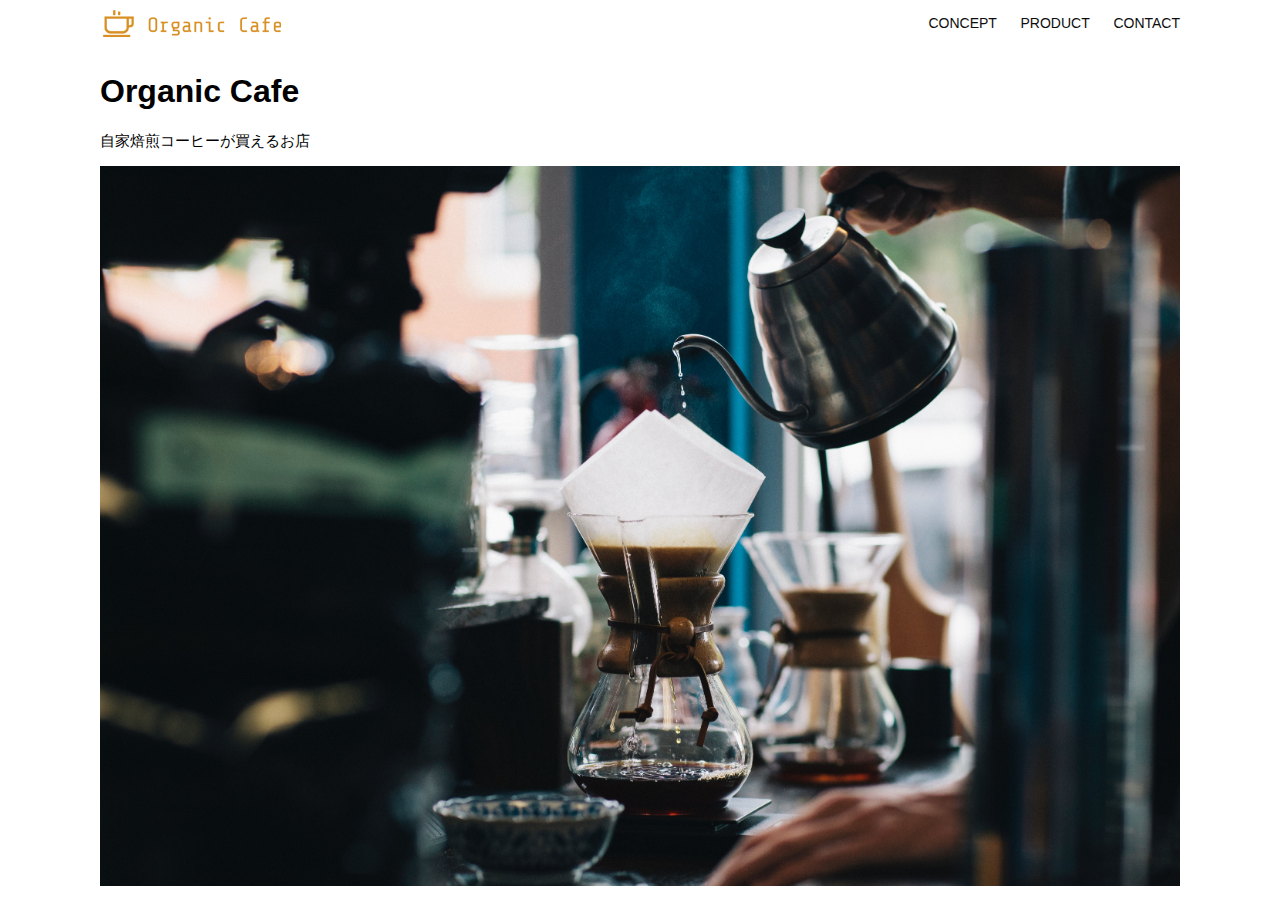
<file: html-css-kadai_013/index.html>
<!DOCTYPE html>
<html>
  <head>
    <title>Organic Cafe</title>
    <meta charset="UTF-8" />
    <meta name="description" content="自家焙煎のコーヒーがお家で楽しめるOrganic Cafe"/>
    <meta name="viewport" content="width=device-width, initial-scale=1.0" />
    <link rel="stylesheet" href="style.css" />
  </head>
  <body>
    <!-- ヘッダー -->
    <header>
      <!-- ロゴ -->
      <a href="index.html" id="logo"><img src="images/logo.png" alt="トップページに戻る"/></a>

      <!-- PC用ナビゲーション -->
      <nav id="nav-pc">
        <a href="index.html#concept">CONCEPT</a>
        <a href="index.html#product">PRODUCT</a>
        <a href="index.html#contact">CONTACT</a>
      </nav>
    </header>

    <main>
      <article>
        <!-- メインビジュアル -->
        <section id="main-visual">
          <div id="main-message">
            <h1>Organic Cafe</h1>
            <p>自家焙煎コーヒーが買えるお店</p>
          </div>
          <img src="images/main-image.jpg" alt="コーヒーをハンドドリップで淹れる画像"/>
        </section>
      </article>
    </main>
  </body>

       <!-- スマホ用メニューボタン -->
       <img id="menu-sp" src="images/button-menu.png" alt="ナビゲーションを開く" onclick="document.getElementById('nav-sp').style.display = 'block'">
       
       <!-- スマホ用ナビゲーション -->
       <div id="nav-sp">
         <button id="close" onclick="document.getElementById('nav-sp').style.display = 'none'">
           <img src="images/button-close.png" alt="ナビゲーションを閉じる">
         </button>
         <nav>
           <ul>
             <li>
               <a id="logo-sp" href="index.html" onclick="document.getElementById('nav-sp').style.display = 'none'"><img src="images/logo-sp.png" alt="トップページに戻る"></a>
             </li>
             <li><a class="menu" href="index.html#concept" onclick="document.getElementById('nav-sp').style.display = 'none'">CONCEPT</a></li>
             <li><a class="menu" href="index.html#product" onclick="document.getElementById('nav-sp').style.display = 'none'">PRODUCT</a></li>
             <li><a class="menu" href="index.html#contact" onclick="document.getElementById('nav-sp').style.display = 'none'">CONTACT</a></li>
           </ul>
         </nav>

  </body>

</html>
</file>
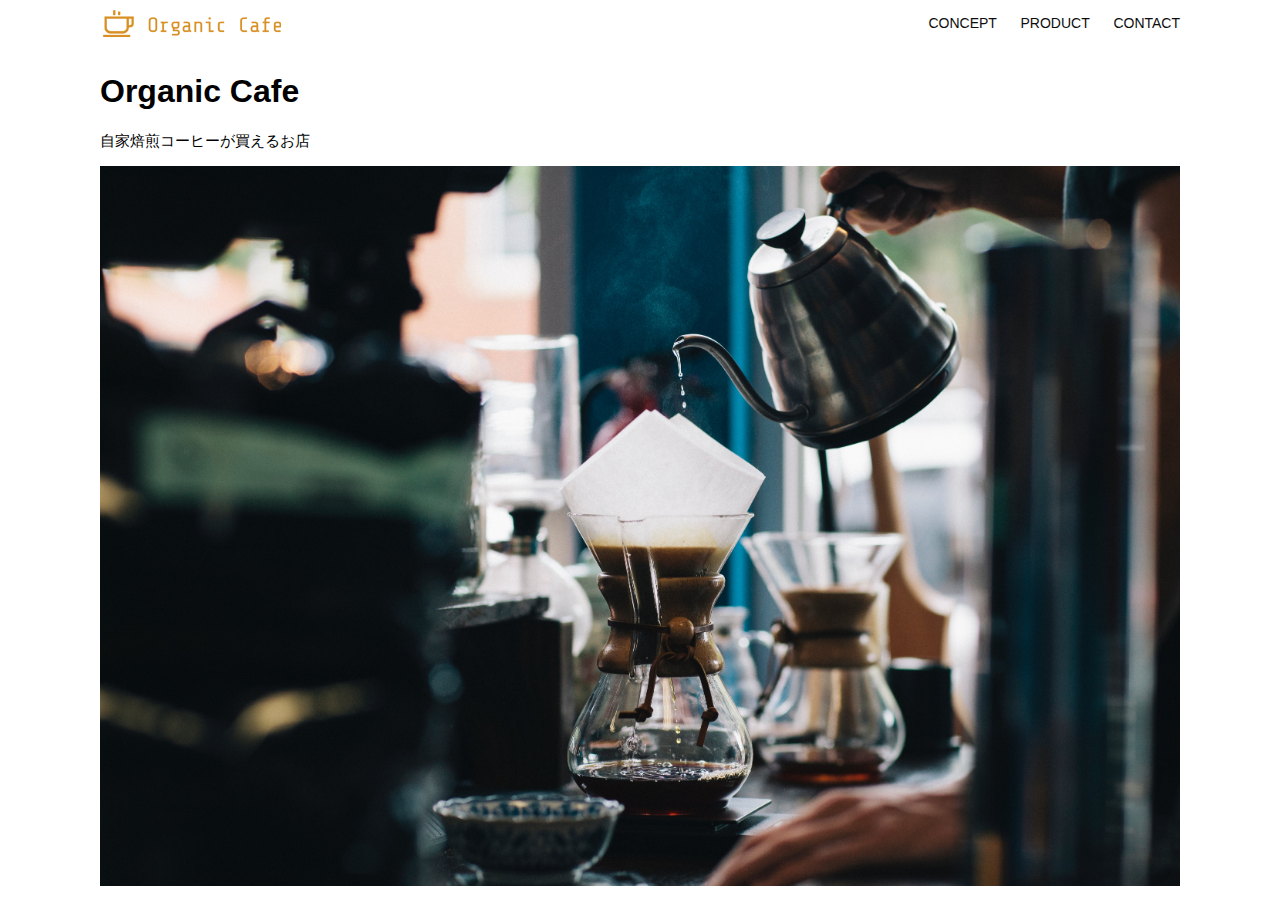
<file: kadai_013/index.html>
<!DOCTYPE html>
<html>
  <head>
    <title>Organic Cafe</title>
    <meta charset="UTF-8" />
    <meta name="description" content="自家焙煎のコーヒーがお家で楽しめるOrganic Cafe"/>
    <meta name="viewport" content="width=device-width, initial-scale=1.0" />
    <link rel="stylesheet" href="style.css" />
  </head>
  <body>
    <!-- ヘッダー -->
    <header>
      <!-- ロゴ -->
      <a href="index.html" id="logo"><img src="images/logo.png" alt="トップページに戻る"/></a>

      <!-- PC用ナビゲーション -->
      <nav id="nav-pc">
        <a href="index.html#concept">CONCEPT</a>
        <a href="index.html#product">PRODUCT</a>
        <a href="index.html#contact">CONTACT</a>
      </nav>
    </header>

    <main>
      <article>
        <!-- メインビジュアル -->
        <section id="main-visual">
          <div id="main-message">
            <h1>Organic Cafe</h1>
            <p>自家焙煎コーヒーが買えるお店</p>
          </div>
          <img src="images/main-image.jpg" alt="コーヒーをハンドドリップで淹れる画像"/>
        </section>
      </article>
    </main>

          <!-- スマホ用メニューボタン -->
    <img id="menu-sp" src="images/button-menu.png" alt="ナビゲーションを開く" onclick="document.getElementById('nav-sp').style.display = 'block'">

     <!-- スマホ用ナビゲーション -->
     <nav id="nav-sp">
       <ul>
         <li>
           <img id="close" src="images/button-close.png" alt="ナビゲーションを閉じる" onclick="document.getElementById('nav-sp').style.display = 'none'">
         </li>
         <li>
           <a id="logo-sp" href="index.html" onclick="document.getElementById('nav-sp').style.display = 'none'">
             <img src="images/logo-sp.png" alt="トップページに戻る">
           </a>
         </li>
         <li>
           <a class="menu" href="index.html#concept" onclick="document.getElementById('nav-sp').style.display = 'none'">CONCEPT</a>
         </li>
         <li>
           <a class="menu" href="index.html#product" onclick="document.getElementById('nav-sp').style.display = 'none'">PRODUCT</a>
         </li>
         <li><a class="menu" href="index.html#contact" onclick="document.getElementById('nav-sp').style.display = 'none'">CONTACT</a>
         </li>
       </ul>
     </nav>

  </body>

</html>
</file>
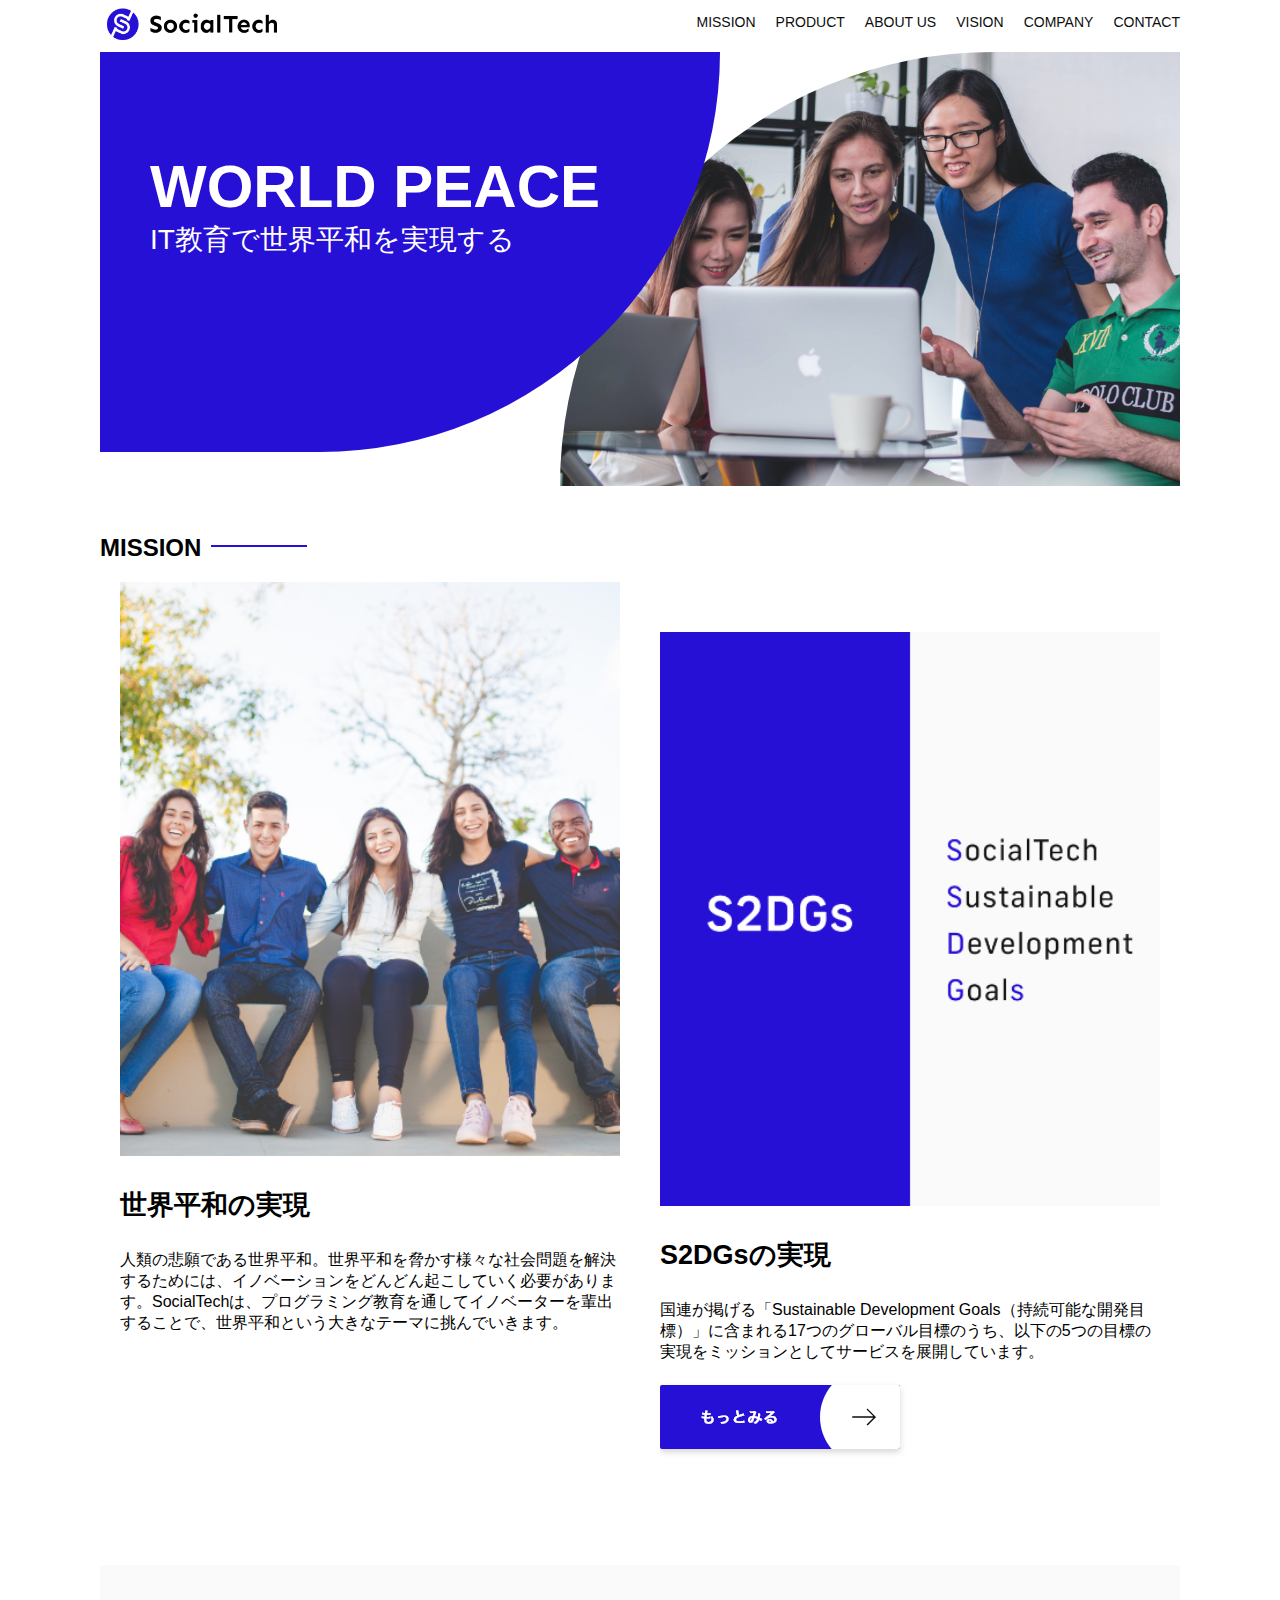
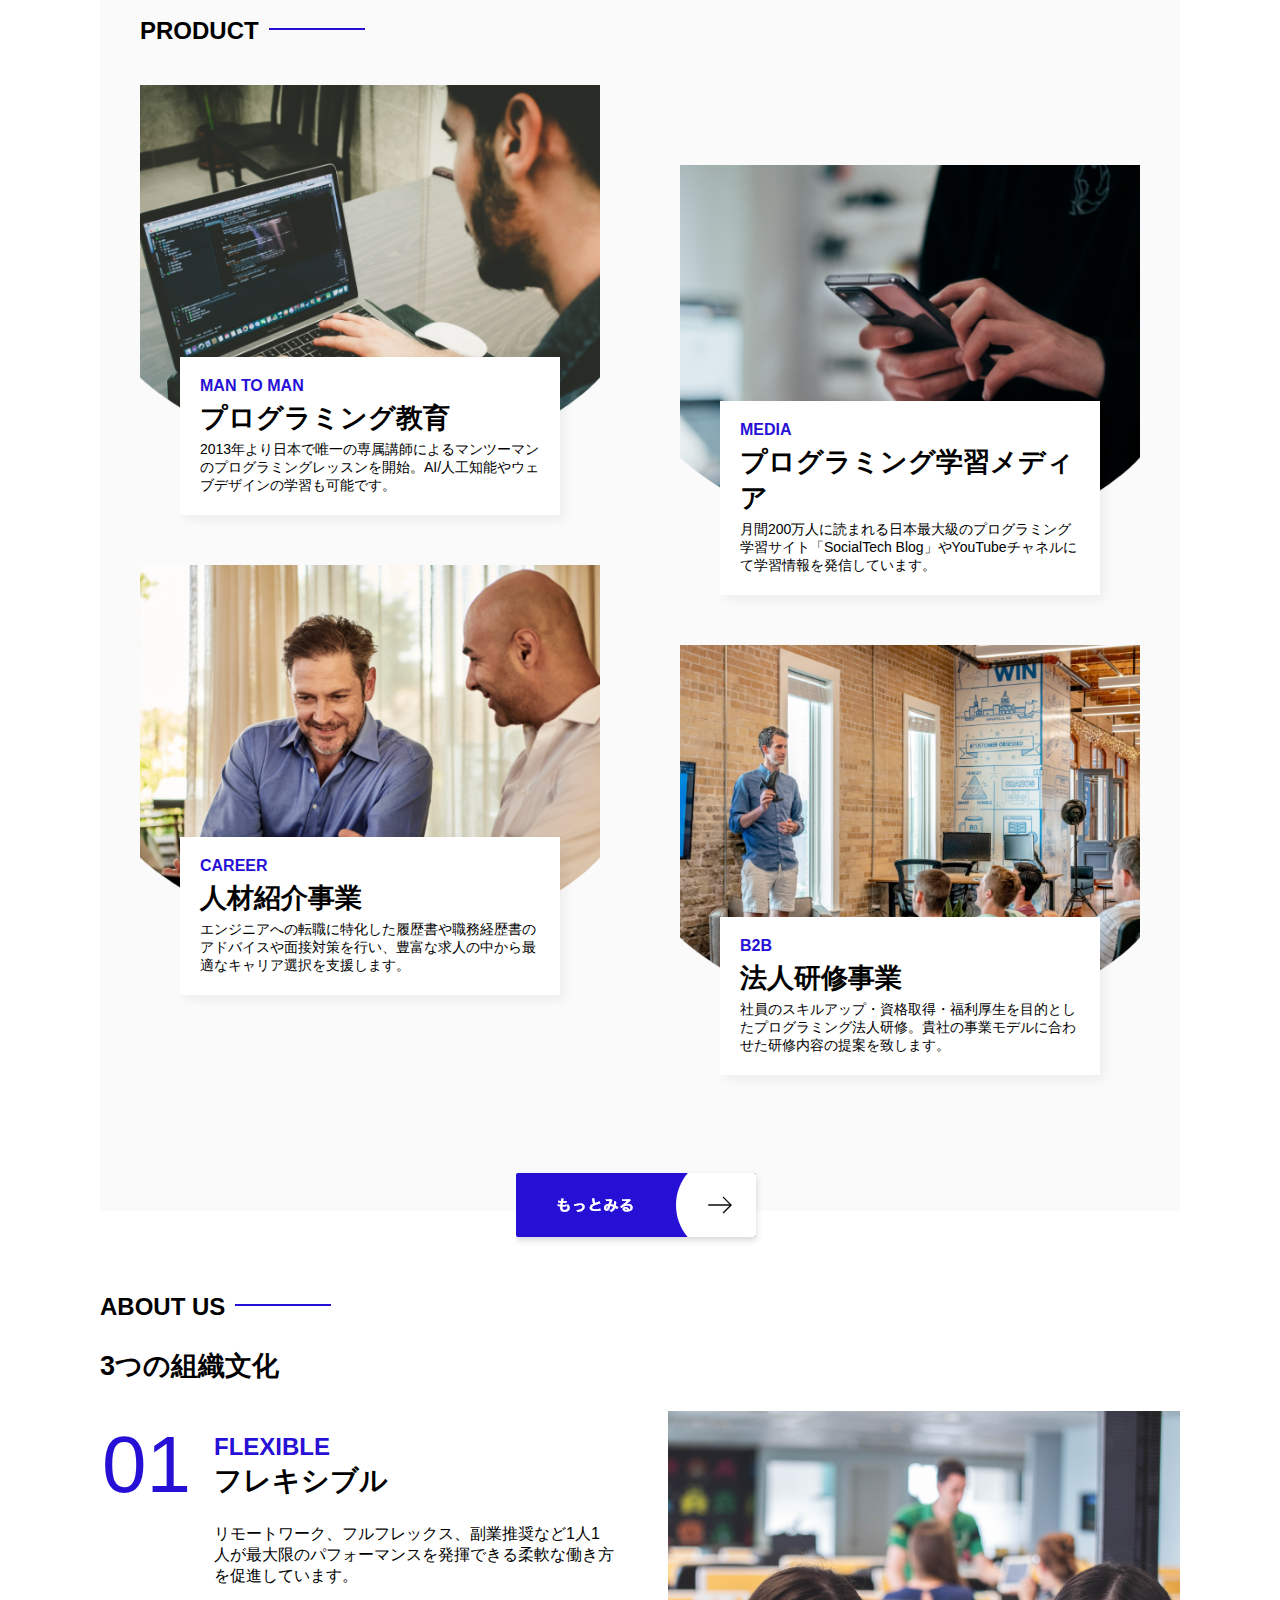
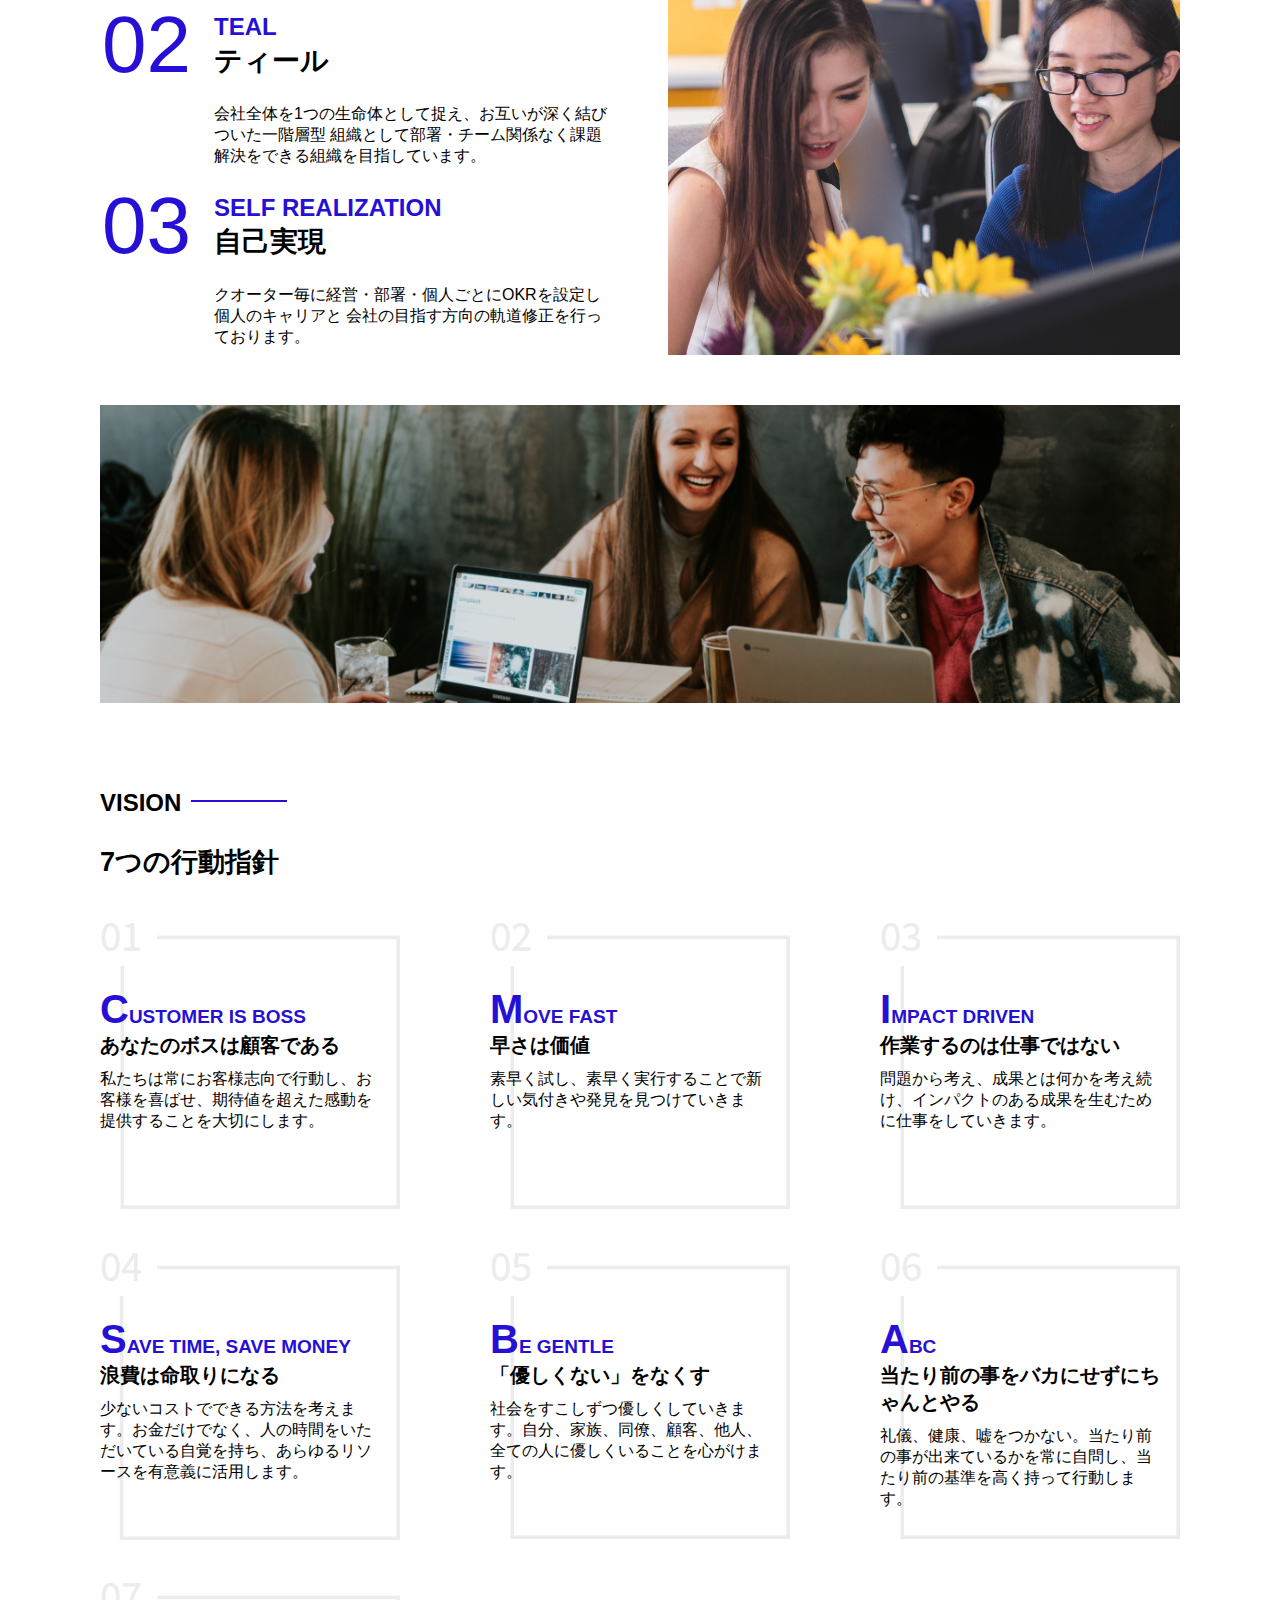
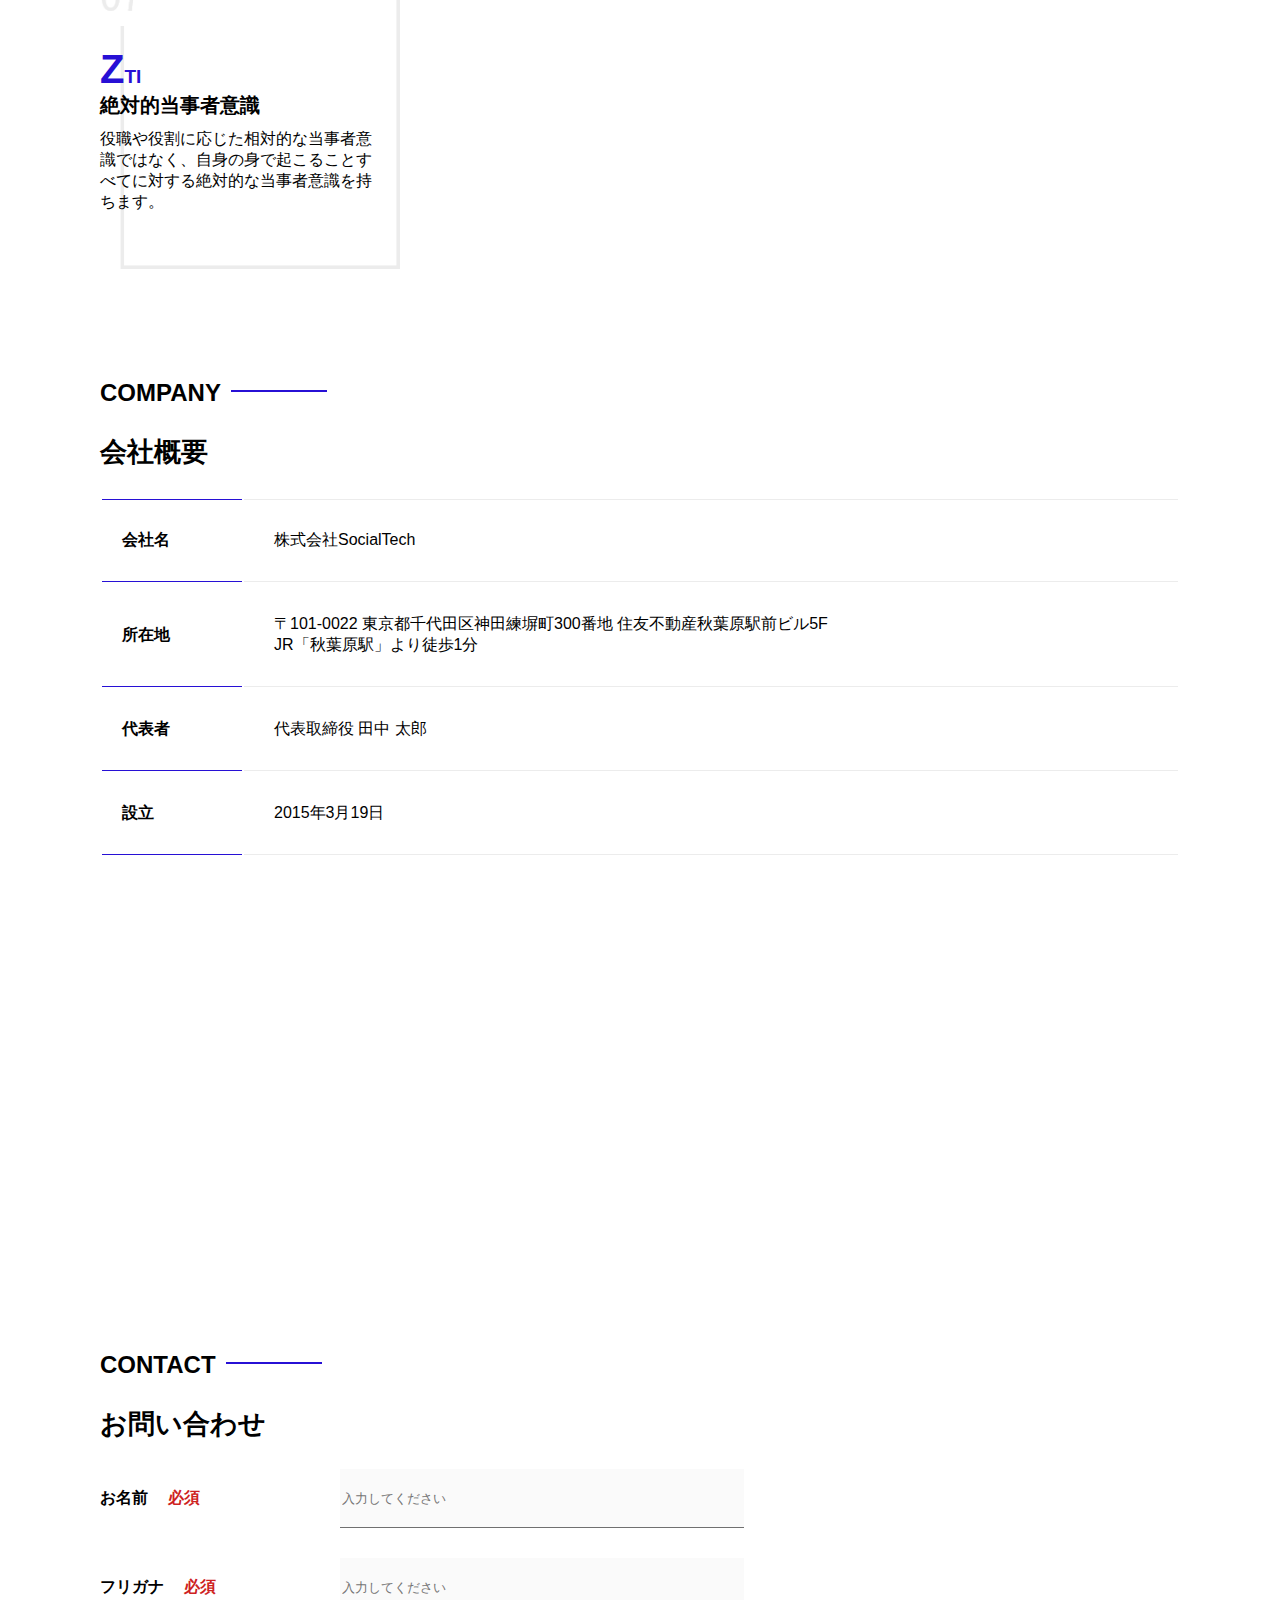
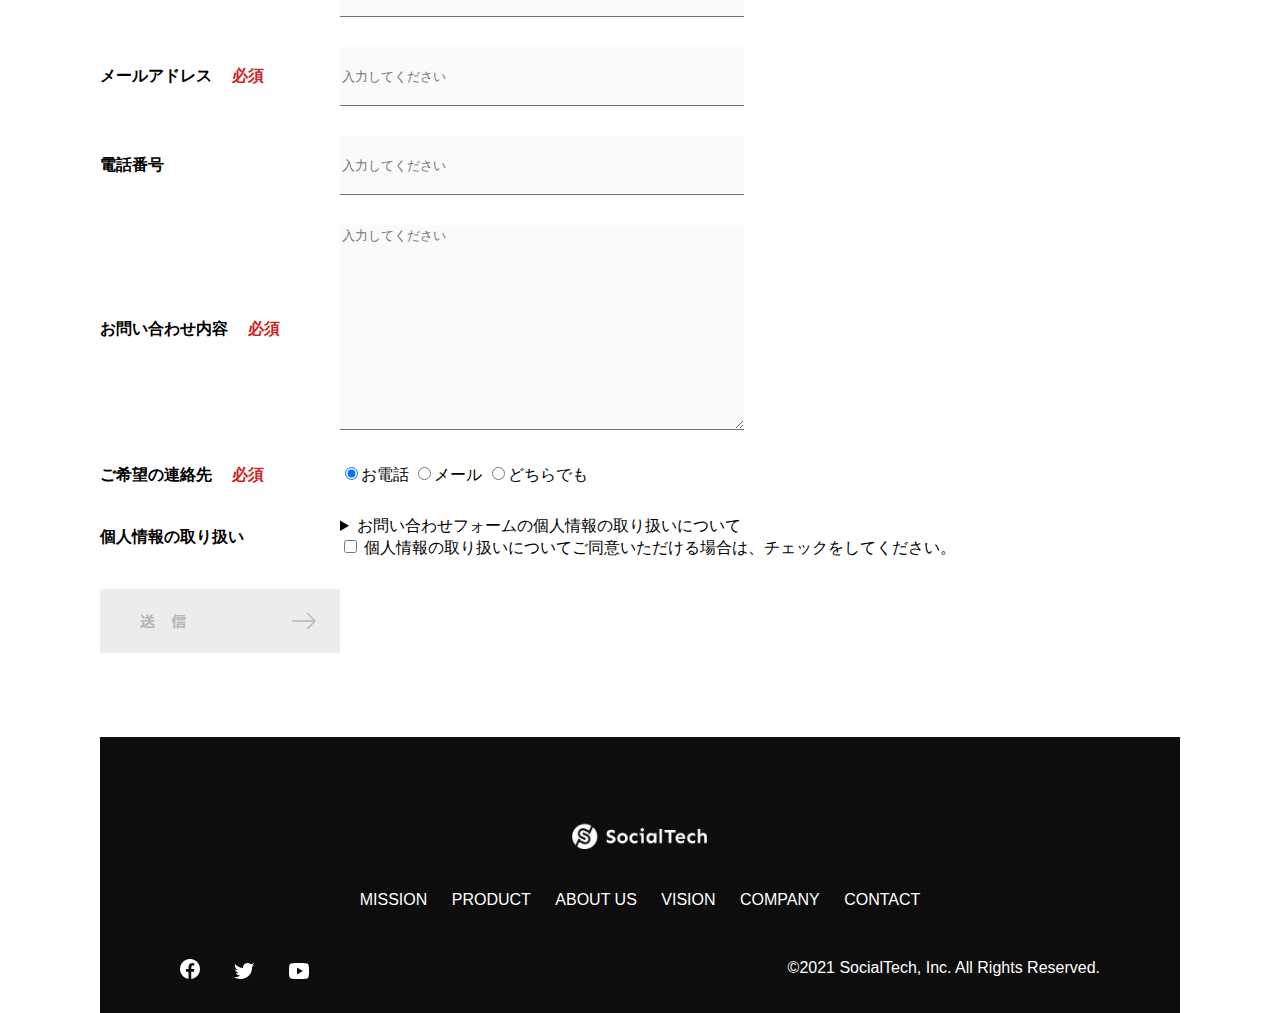
<file: kadai_tutorial_output/index.html>
<!DOCTYPE html>
<html>
<head>
  <title>SocialTech</title>
  <meta charset="UTF-8">
  <meta name="description" content="SocialTechはEdTech業界のリーディングカンパニーを目指します。">
  <meta name="viewport" content="width=device-width, initial-scale=1.0">
  <link rel="stylesheet" href="style.css">
</head>
<body>
  <!-- ヘッダー -->
  <header>
    <!-- ロゴ -->
    <a href="index.html" id="logo"><img src="images/logo.png" alt="トップページに戻る"></a>

     <!-- PC用ナビゲーション -->
    <nav id="nav-pc">
       <ul>
        <li><a href="mission.html">MISSION</a></li>
        <li><a href="product.html">PRODUCT</a></li>
        <li><a href="index.html#aboutus">ABOUT US</a></li>
        <li><a href="index.html#vision">VISION</a></li>
        <li><a href="index.html#company">COMPANY</a></li>
        <li><a href="index.html#contact">CONTACT</a></li>
       </ul>
   </nav>
     <!-- スマホ用メニューボタン -->
       <button id="menu-sp" onclick="document.getElementById('nav-sp').style.display = 'block'">
         <img src="images/button-menu.png" alt="ナビゲーションを開く">
       </button>
       <!-- スマホ用ナビゲーション -->
       <div id="nav-sp">
         <button id="close" onclick="document.getElementById('nav-sp').style.display = 'none'">
           <img src="images/button-close.png" alt="ナビゲーションを閉じる">
         </button>
 
         <nav>
           <ul>
             <li>
               <a id="logo-sp" href="index.html" onclick="document.getElementById('nav-sp').style.display = 'none'"><img src="images/logo-sp.png" alt="トップページに戻る"></a>
             </li>
             <li><a class="menu" href="mission.html" onclick="document.getElementById('nav-sp').style.display = 'none'">MISSION</a></li>
             <li><a class="menu" href="product.html" onclick="document.getElementById('nav-sp').style.display = 'none'">PRODUCT</a></li>
             <li><a class="menu" href="index.html#aboutus" onclick="document.getElementById('nav-sp').style.display = 'none'">ABOUT US</a></li>
             <li><a class="menu" href="index.html#vision" onclick="document.getElementById('nav-sp').style.display = 'none'">VISION</a></li>
             <li><a class="menu" href="index.html#company" onclick="document.getElementById('nav-sp').style.display = 'none'">COMPANY</a></li>
             <li><a class="menu" href="index.html#contact" onclick="document.getElementById('nav-sp').style.display = 'none'">CONTACT</a></li>
           </ul>
         </nav>
         <div id="sns">
           <a href="https://www.facebook.com/sejuku2013">
             <img src="images/button-facebook.png" alt="Facebookのリンク">
           </a>
           <a href="https://twitter.com/samuraijuku">
             <img src="images/button-twitter.png" alt="Twitterのリンク">
           </a>
           <a href="https://www.youtube.com/channel/UCCFOQO5aDK0xXam4cUQXT8g">
             <img src="images/button-youtube.png" alt="YouTubeのリンク">
           </a>
         </div>
       </div>
  </header>
  <main>
    <article>
      <!-- メインビジュアル -->
      <section id="main-visual">
        <div id="main-message">
            <h1>WORLD PEACE</h1>
            <p>IT教育で世界平和を実現する</p>
        </div>
        <img src="images/index/index-main.png" alt="PCの周りに集まる多国籍の仲間たち">
      </section>
      <!--ミッション-->
      <section id="mission">
        <h2 class="index-h2">MISSION</h2>
        <div id="mission-flex">
          <div>
            <img id="mission-photo" src="images/index/index-mission.png" alt="屋外のベンチで写真を撮影する多国籍の仲間たち">
            <h3>世界平和の実現</h3>
            <p>
              人類の悲願である世界平和。世界平和を脅かす様々な社会問題を解決するためには、イノベーションをどんどん起こしていく必要があります。SocialTechは、プログラミング教育を通してイノベーターを輩出することで、世界平和という大きなテーマに挑んでいきます。
            </p>
          </div>
          <div>
            <img id="s2dgs" src="images/index/s2dgs.png" alt="S2DGs">
            <h3>S2DGsの実現</h3>
            <p>国連が掲げる「Sustainable Development Goals（持続可能な開発目標）」に含まれる17つのグローバル目標のうち、以下の5つの目標の実現をミッションとしてサービスを展開しています。</p>
            <a href="mission.html">
              <img src="images/button-more.png" alt="もっとみる">
            </a>
          </div>
        </div>
      </section>
      <!-- プロダクト -->
      <section id="product">
       <h2 class="index-h2">PRODUCT</h2>
        <div class="product-flex">
         <div id="product-left">
          <div>
               <img class="product-photo" src="images/index/index-mantoman.png" alt="PCでコードを書く男性">
               <div class="product-explain">
                 <span>MAN TO MAN</span>
                 <h3>プログラミング教育</h3>
                 <p>2013年より日本で唯一の専属講師によるマンツーマンのプログラミングレッスンを開始。AI/人工知能やウェブデザインの学習も可能です。</p>
               </div>
             </div>
             <div>
               <img class="product-photo" src="images/index/index-career.png" alt="笑顔で話し合う2人の男性">
               <div class="product-explain">
                 <span>CAREER</span>
                 <h3>人材紹介事業</h3>
                 <p>エンジニアへの転職に特化した履歴書や職務経歴書のアドバイスや面接対策を行い、豊富な求人の中から最適なキャリア選択を支援します。</p>
               </div>
             </div>
         </div>
         <div id="product-right">
          <div>
              <img class="product-photo" src="images/index/index-media.png" alt="スマートフォンを操作する人">
              <div class="product-explain">
                <span>MEDIA</span>
                <h3>プログラミング学習メディア</h3>
                <p>月間200万人に読まれる日本最大級のプログラミング学習サイト「SocialTech Blog」やYouTubeチャネルにて学習情報を発信しています。</p>
              </div>
            </div>
            <div>
              <img class="product-photo" src="images/index/index-b2b.png" alt="講演中の男性とそれを聴く人々">
              <div class="product-explain">
                <span>B2B</span>
                <h3>法人研修事業</h3>
                <p>社員のスキルアップ・資格取得・福利厚生を目的としたプログラミング法人研修。貴社の事業モデルに合わせた研修内容の提案を致します。</p>
              </div>
            </div>
          </div>
        </div>
        <div id="product-more">
          <a href="product.html">
            <img src="images/button-more.png" alt="もっとみる">
          </a>
         </div>
        </div>
      </section>
      <!-- ABOUT US -->
      <section id="aboutus">
        <h2 class="index-h2">ABOUT US</h2>
        <h3>3つの組織文化</h3>
        <div>
           <table class="culture-table">
            <tr>
              <td class="culture-num">01</td>
              <th><span class="culture-en">FLEXIBLE</span><br>フレキシブル</th>
            </tr>
            <tr>
              <td>
                <!--空のセル-->
              </td>
              <td class="culture-description">リモートワーク、フルフレックス、副業推奨など1人1人が最大限のパフォーマンスを発揮できる柔軟な働き方を促進しています。</td>
            </tr>
            <tr>
              <td class="culture-num">02</td>
              <th><span class="culture-en">TEAL</span><br>ティール</th>
            </tr>
            <tr>
              <td>
                <!--空のセル-->
              </td>
              <td class="culture-description">会社全体を1つの生命体として捉え、お互いが深く結びついた一階層型 組織として部署・チーム関係なく課題解決をできる組織を目指しています。</td>
            </tr>
            <tr>
              <td class="culture-num">03</td>
              <th><span class="culture-en">SELF REALIZATION</span><br>自己実現</th>
            </tr>
            <tr>
              <td>
                <!--空のセル-->
              </td>
              <td class="culture-description">クオーター毎に経営・部署・個人ごとにOKRを設定し個人のキャリアと 会社の目指す方向の軌道修正を行っております。</td>
            </tr>
          </table>
          <img class="culture-img" src="images/index/index-aboutus1.png" alt="笑顔で話し合う2人の女性">
        </div>
        <img class="culture-img2" src="images/index/index-aboutus2.png" alt="笑顔で話し合う3人の男女">
      </section>
       <!-- VISION -->
      <section id="vision">
        <h2 class="index-h2">VISION</h2>
        <h3>7つの行動指針</h3>
        <div>
           <div class="vision-box">
               <img src="images/index/vision-01.png" alt="01">
               <div>
                 <h4>CUSTOMER IS BOSS</h4>
                 <h5>あなたのボスは顧客である</h5>
                 <p>私たちは常にお客様志向で行動し、お客様を喜ばせ、期待値を超えた感動を提供することを大切にします。</p>
               </div>
             </div>
           <div class="vision-box">
               <img src="images/index/vision-02.png" alt="02">
               <div>
                 <h4>MOVE FAST</h4>
                 <h5>早さは価値</h5>
                 <p>素早く試し、素早く実行することで新しい気付きや発見を見つけていきます。</p>
               </div>
             </div>
            <div class="vision-box">
               <img src="images/index/vision-03.png" alt="03">
               <div>
                 <h4>IMPACT DRIVEN</h4>
                 <h5>作業するのは仕事ではない</h5>
                 <p>問題から考え、成果とは何かを考え続け、インパクトのある成果を生むために仕事をしていきます。</p>
               </div>
             </div>
            <div class="vision-box">
               <img src="images/index/vision-04.png" alt="04">
               <div>
                 <h4>SAVE TIME, SAVE MONEY</h4>
                 <h5>浪費は命取りになる</h5>
                 <p>少ないコストでできる方法を考えます。お金だけでなく、人の時間をいただいている自覚を持ち、あらゆるリソースを有意義に活用します。</p>
               </div>
              </div>
             <div class="vision-box">
               <img src="images/index/vision-05.png" alt="05">
               <div>
                 <h4>BE GENTLE</h4>
                 <h5>「優しくない」をなくす</h5>
                 <p>社会をすこしずつ優しくしていきます。自分、家族、同僚、顧客、他人、全ての人に優しくいることを心がけます。</p>
               </div>
              </div>
             <div class="vision-box">
               <img src="images/index/vision-06.png" alt="06">
               <div>
                 <h4>ABC</h4>
                 <h5>当たり前の事をバカにせずにちゃんとやる</h5>
                 <p>礼儀、健康、嘘をつかない。当たり前の事が出来ているかを常に自問し、当たり前の基準を高く持って行動します。</p>
               </div>
              </div>
             <div class="vision-box">
               <img src="images/index/vision-07.png" alt="07">
               <div>
                 <h4>ZTI</h4>
                 <h5>絶対的当事者意識</h5>
                 <p>役職や役割に応じた相対的な当事者意識ではなく、自身の身で起こることすべてに対する絶対的な当事者意識を持ちます。</p>
               </div>
             </div>
        </div>
      </section>
       <!-- COMPANY -->
      <section id="company">
        <h2 class="index-h2">COMPANY</h2>
        <h3>会社概要</h3>
        <table id="company-table">
             <tr>
               <th class="tableheader tableheader-first">会社名</th>
               <td class="cell cell-first">株式会社SocialTech</td>
             </tr>
             <tr>
               <th class="tableheader">所在地</th>
               <td class="cell">〒101-0022 東京都千代田区神田練塀町300番地 住友不動産秋葉原駅前ビル5F<br>JR「秋葉原駅」より徒歩1分</td>
             </tr>
             <tr>
               <th class="tableheader">代表者</th>
               <td class="cell">代表取締役 田中 太郎</td>
             </tr>
             <tr>
               <th class="tableheader">設立</th>
               <td class="cell">2015年3月19日</td>
             </tr>
           </table>
 <iframe 
 src="https://www.google.com/maps/embed?pb=!1m18!1m12!1m3!1d3240.0688551336807!2d139.7720776771055!3d35.69992317258124!2m3!1f0!2f0!3f0!3m2!1i1024!2i768!4f13.1!3m3!1m2!1s0x60188fee13660e23%3A0x77137876edf742ac!2z5L2P5Y-L5LiN5YuV55Sj56eL6JGJ5Y6f6aeF5YmN44OT44Or!5e0!3m2!1sja!2sjp!4v1704858013291!5m2!1sja!2sjp" 
 style="border: 0" allowfullscreen="" loading="lazy">
 </iframe>
      </section>
    <!-- お問い合わせフォーム -->
    <section id="contact">
      <h2 class="index-h2">CONTACT</h2>
      <h3>お問い合わせ</h3>
      <form>
        <div>
            <div class="contact-heading">
              <label class="contact-label">お名前<span class="contact-span">必須</span></label>
            </div>
            <div>
              <input type="text" name="name" placeholder="入力してください" class="contact-textbox">
            </div>
          </div>
          <div>
            <div class="contact-heading">
              <label class="contact-label">フリガナ<span class="contact-span">必須</span></label>
            </div>
            <div>
              <input type="text" name="hurigana" placeholder="入力してください" class="contact-textbox">
            </div>
          </div>
          <div>
            <div class="contact-heading">
              <label class="contact-label">メールアドレス<span class="contact-span">必須</span></label>
            </div>
            <div>
              <input type="text" name="email" placeholder="入力してください" class="contact-textbox">
            </div>
          </div>
          <div>
            <div class="contact-heading">
              <label class="contact-label">電話番号</label>
            </div>
            <div>
              <input type="text" name="tel" placeholder="入力してください" class="contact-textbox">
            </div>
          </div>
          <div>
            <div class="contact-heading">
              <label class="contact-label">お問い合わせ内容<span class="contact-span">必須</span></label>
            </div>
            <div>
              <textarea class="contact-textarea" placeholder="入力してください" name="message"></textarea>
            </div>
          </div>
          <div>
            <div class="contact-heading">
              <label class="contact-label">ご希望の連絡先<span class="contact-span">必須</span></label>
            </div>
            <div>
              <input class="radiobutton" type="radio" value="tel" name="contact" checked><label>お電話</label>
              <input class="radiobutton" type="radio" value="mail" name="contact"><label>メール</label>
              <input class="radiobutton" type="radio" value="both" name="contact"><label>どちらでも</label>
            </div>
          </div>
          <div>
               <div class="contact-heading">
                 <label class="contact-label">個人情報の取り扱い</label>
               </div>
               <div>
                 <details>
                   <summary>お問い合わせフォームの個人情報の取り扱いについて</summary>
                   <div>
                     <dl>
                       <dt>１．組織の名称又は氏名</dt>
                       <dd>株式会社SocialTech</dd>
                       <dt>２．個人情報保護管理者（若しくはその代理人）の氏名又は職名、所属及び連絡先</dt>
                       <dd>
                         <p>鈴木 一郎 コーポレート部</p>
                         <p>メールアドレス：samurai@example.com</p>
                         <p>TEL：03-1234-5678</p>
                       </dd>
                       <dt>３．個人情報の利用目的</dt>
                       <dd>
                         <ul>
                           <li>本サービス及び本サービスに関連する情報の提供又はそれらに関する連絡のため</li>
                           <li>ユーザーの本人確認のため</li>
                           <li>当社サービスのご案内のため</li>
                           <li>当社の商品等の広告または宣伝（電子メールによるものを含むものとします。）</li>
                         </ul>
                       </dd>
                       <dt>４．個人情報の取り扱い業務の委託</dt>
                       <dd>個人情報の取扱業務の全部または一部を外部に業務委託する場合があります。その際、弊社は、個人情報を適切に保護できる管理体制を敷き実行していることを条件として委託先を厳選したうえで、機密保持契約を委託先と締結し、お客様の個人情報を厳密に管理させます。</dd>
                       <dt>５．個人情報の開示等の請求</dt>
                       <dd>
                         お客様は、弊社に対してご自身の個人情報の開示等（利用目的の通知、開示、内容の訂正・追加・削除、利用の停止または消去、第三者への提供の停止）に関して、当社問合わせ窓口に申し出ることができます。<br>
                         その際、弊社はお客様ご本人を確認させていただいたうえで、合理的な期間内に対応いたします。<br>
                         なお、個人情報に関する弊社問合わせ先は、次の通りです。
                       </dd>
                       <dd>
                         <p>株式会社SocialTech　個人情報問合せ窓口</p>
                         <p>〒150-0043　東京都千代田区神田練塀町300番地 住友不動産秋葉原駅前ビル5F</p>
                         <p>メールアドレス：samurai@example.com　TEL：03-1234-5678</p>
                       </dd>
 
                       <dt>６．個人情報を提供されることの任意性について</dt>
                       <dd>お客様がご自身の個人情報を弊社に提供されるか否かは、お客様のご判断によりますが、もしご提供されない場合には、適切なサービスが提供できない場合がありますので予めご了承ください。</dd>
                     </dl>
                   </div>
                 </details>
                 <input type="checkbox" name="agree">
                 <span>個人情報の取り扱いについてご同意いただける場合は、チェックをしてください。</span>
               </div>
             </div>
             <input type="image" src="images/button-submit.png" alt="送信する">
      </form>
    </section>
  </article>
 </main>

   <footer>
      <div id="footer-logo">
        <img src="images/logo-sp.png" alt="SocialTech">
      </div>
      <div id="footer-link">
        <a href="mission.html">MISSION</a>
        <a href="product.html">PRODUCT</a>
        <a href="index.html#aboutus">ABOUT US</a>
        <a href="index.html#vision">VISION</a>
        <a href="index.html#company">COMPANY</a>
        <a href="index.html#contact">CONTACT</a>
      </div>
      <div id="sns-footer">
         <div class="sns-btns">
           <a href="https://www.facebook.com/sejuku2013"><img src="images/button-facebook.png" alt="Facebookのリンク"></a>
           <a href="https://twitter.com/samuraijuku"><img src="images/button-twitter.png" alt="Twitterのリンク"></a>
           <a href="https://www.youtube.com/channel/UCCFOQO5aDK0xXam4cUQXT8g"><img src="images/button-youtube.png" alt="YouTubeのリンク"></a>
         </div>
         <p id="copyright">&copy;2021 SocialTech, Inc. All Rights Reserved.</p>
       </div>
   </footer>

</body>

</html>
</file>
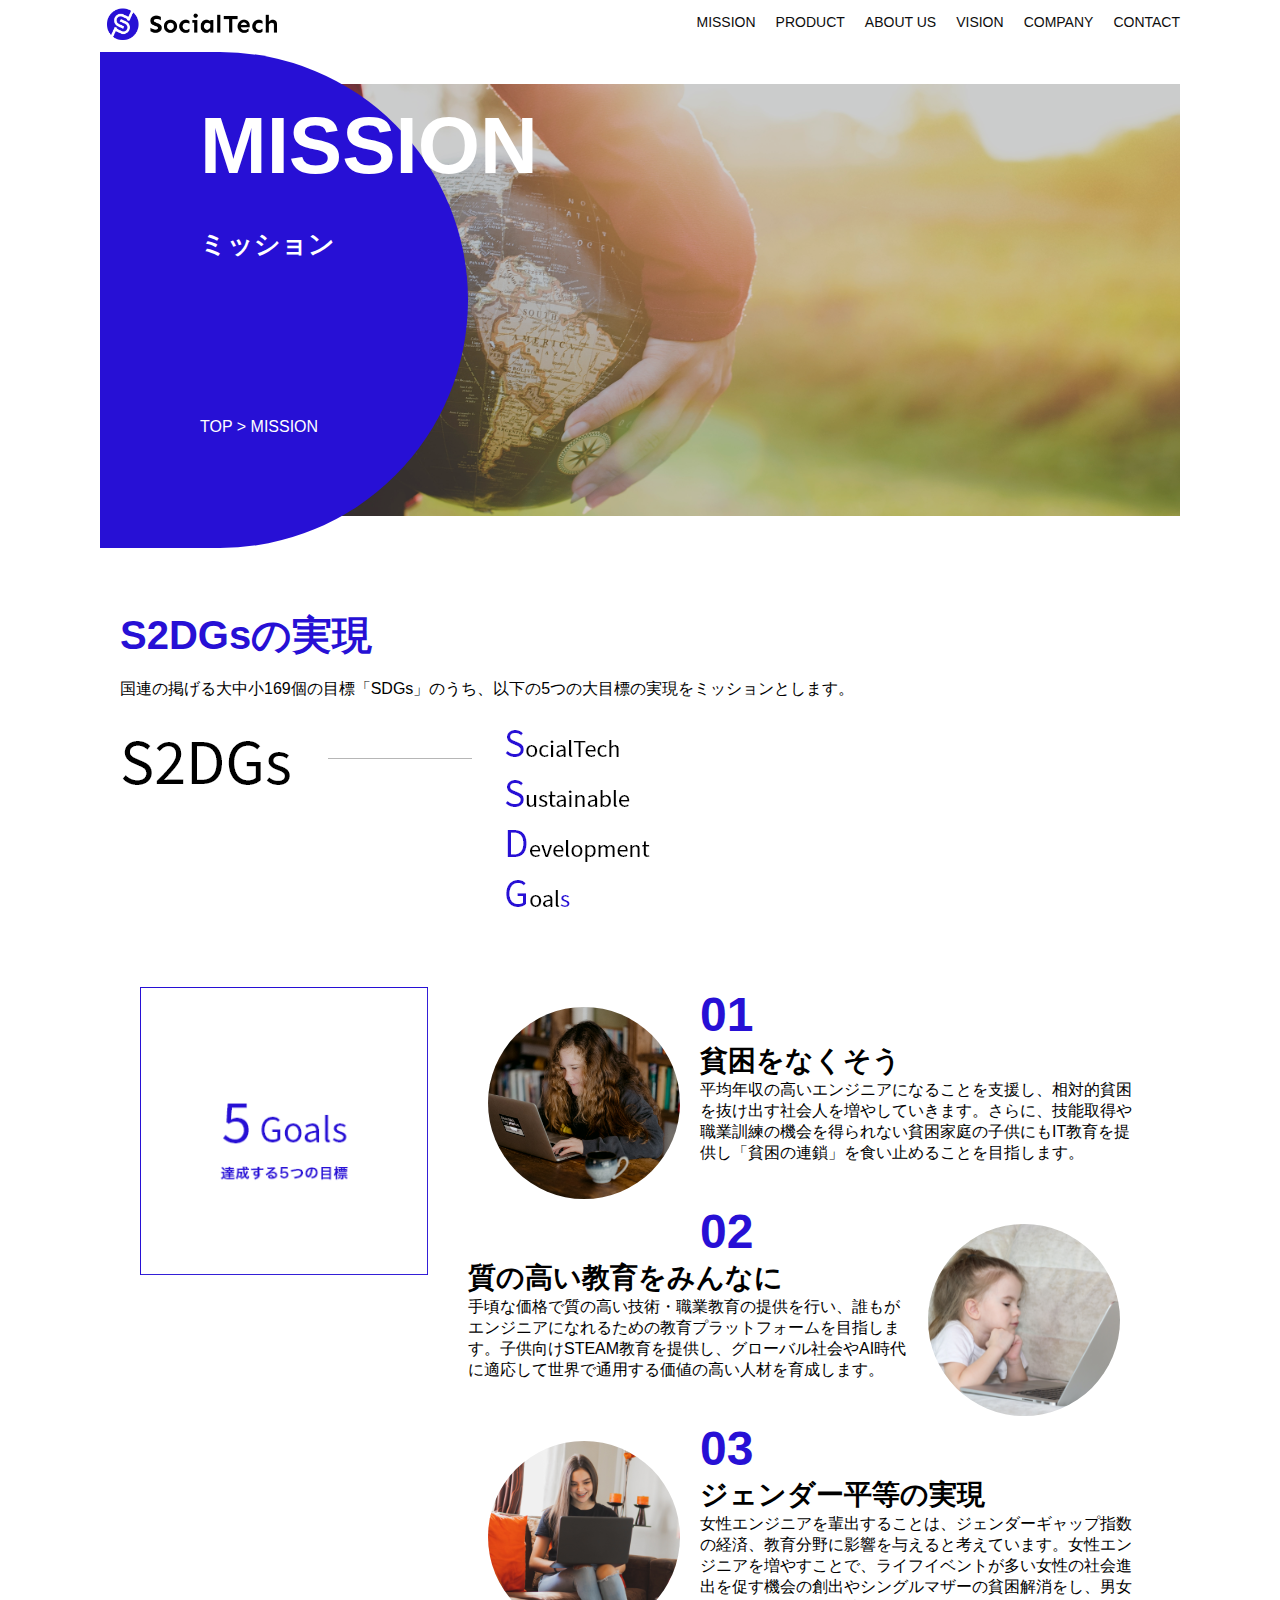
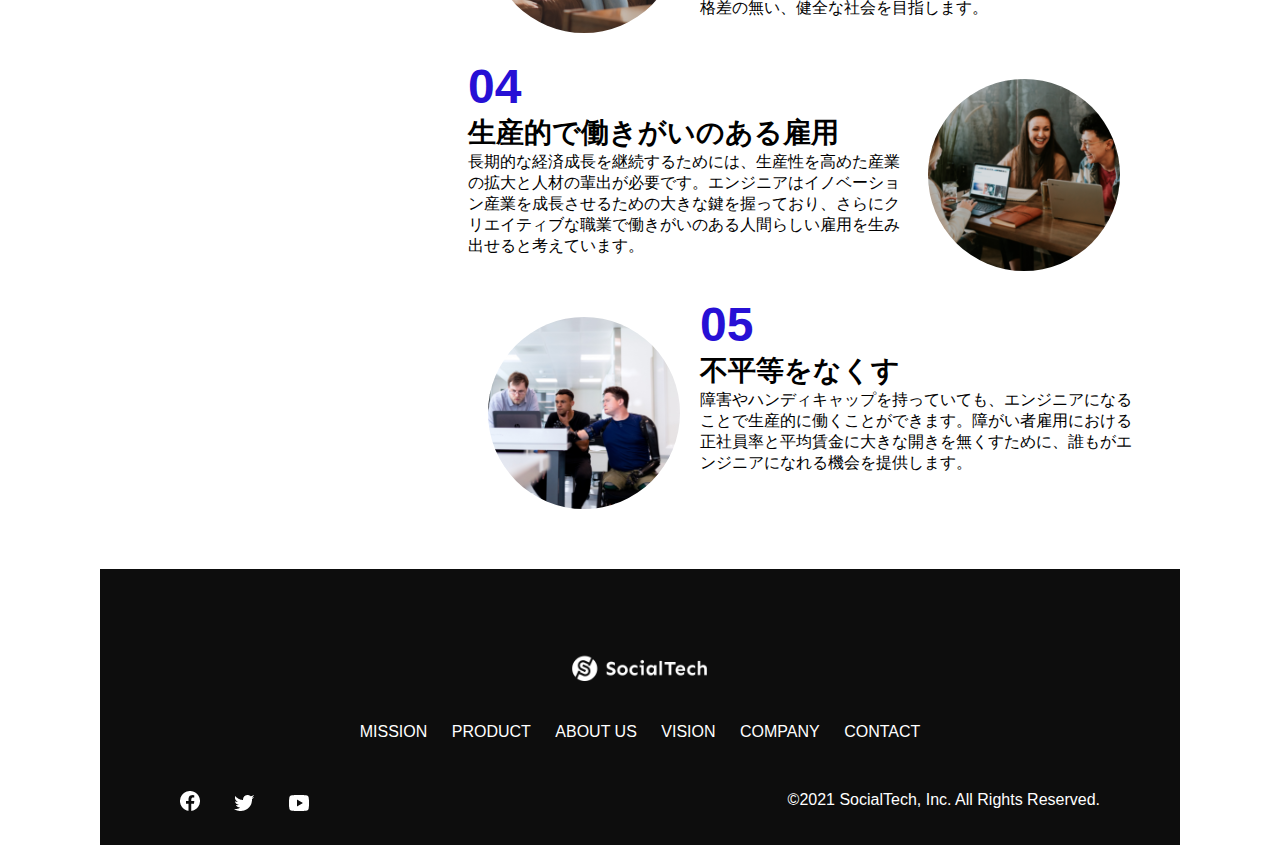
<file: kadai_tutorial_output/mission.html>
<!DOCTYPE html>
<html>
  <head>
    <title>SocialTech - MISSION ミッション -</title>
    <meta charset="utf-8">
    <meta name="description" content="SocialTechが目指す5つの目標（S2DGs）を紹介します">
    <meta name="viewport" content="width=device-width, initial-scale=1.0">
    <link rel="stylesheet" href="style.css">
  </head>

  <body>
    <!-- ヘッダー -->
    <header>
      <!-- ロゴ -->
      <a href="index.html" id="logo">
        <img src="images/logo.png" alt="トップページに戻る">
      </a>

      <!-- PC用ナビゲーション -->
      <nav id="nav-pc">
        <ul>
          <li><a href="mission.html">MISSION</a></li>
          <li><a href="product.html">PRODUCT</a></li>
          <li><a href="index.html#aboutus">ABOUT US</a></li>
          <li><a href="index.html#vision">VISION</a></li>
          <li><a href="index.html#company">COMPANY</a></li>
          <li><a href="index.html#contact">CONTACT</a></li>
        </ul>
      </nav>

      <!-- スマホ用メニューボタン -->
      <button id="menu-sp" onclick="document.getElementById('nav-sp').style.display = 'block'">
        <img src="images/button-menu.png" alt="ナビゲーションを開く">
      </button>

      <!-- スマホ用ナビゲーション -->
      <div id="nav-sp">
        <button id="close" onclick="document.getElementById('nav-sp').style.display = 'none'">
          <img src="images/button-close.png" alt="ナビゲーションを閉じる">
        </button>

        <nav>
          <ul>
            <li>
              <a id="logo-sp" href="index.html" onclick="document.getElementById('nav-sp').style.display = 'none'"><img src="images/logo-sp.png" alt="トップページに戻る"></a>
            </li>
            <li><a class="menu" href="mission.html" onclick="document.getElementById('nav-sp').style.display = 'none'">MISSION</a></li>
            <li><a class="menu" href="product.html" onclick="document.getElementById('nav-sp').style.display = 'none'">PRODUCT</a></li>
            <li><a class="menu" href="index.html#aboutus" onclick="document.getElementById('nav-sp').style.display = 'none'">ABOUT US</a></li>
            <li><a class="menu" href="index.html#vision" onclick="document.getElementById('nav-sp').style.display = 'none'">VISION</a></li>
            <li><a class="menu" href="index.html#company" onclick="document.getElementById('nav-sp').style.display = 'none'">COMPANY</a></li>
            <li><a class="menu" href="index.html#contact" onclick="document.getElementById('nav-sp').style.display = 'none'">CONTACT</a></li>
          </ul>
        </nav>
        <div id="sns">
          <a href="https://www.facebook.com/sejuku2013">
            <img src="images/button-facebook.png" alt="Facebookのリンク">
          </a>
          <a href="https://twitter.com/samuraijuku">
            <img src="images/button-twitter.png" alt="Twitterのリンク">
          </a>
          <a href="https://www.youtube.com/channel/UCCFOQO5aDK0xXam4cUQXT8g">
            <img src="images/button-youtube.png" alt="YouTubeのリンク">
          </a>
        </div>
      </div>
    </header>

    <main>
      <article>
        <section id="mission-main">
           <div class="mission-main-inner">
             <div id="mission-title">
               <h1>MISSION<br><span>ミッション</span></h1>
               <p>TOP > MISSION</p>
             </div>
           </div>
         </section>

         <section id="mission-s2dgs">
            <h2 class="mission-h2">S2DGsの実現</h2>
            <p>国連の掲げる大中小169個の目標「SDGs」のうち、以下の5つの大目標の実現をミッションとします。</p>
            <img src="images/mission/mission-s2dgs.png" alt="S2DGs">
          </section>

          <section id="mission-five-goals">
           <div class="five-goals-image">
             <img src="images/mission/mission-5goals.png" alt="5Goals">
           </div>
           <div class="five-goals-read">
             <div>
               <img class="fivegoals-image-left" src="images/mission/mission-5goals01.png" alt="PCを操作する女の子">
               <span class="fivegoals-number">01</span>
               <h3 class="fivegoals-h3">貧困をなくそう</h3>
               <p class="fivegoals-p">平均年収の高いエンジニアになることを支援し、相対的貧困を抜け出す社会人を増やしていきます。さらに、技能取得や職業訓練の機会を得られない貧困家庭の子供にもIT教育を提供し「貧困の連鎖」を食い止めることを目指します。</p>
             </div>
             <div>
               <img class="fivegoals-image-right" src="images/mission/mission-5goals02.png" alt="PCを見つめる小さい女の子">
               <span class="fivegoals-number">02</span>
               <h3 class="fivegoals-h3">質の高い教育をみんなに</h3>
               <p class="fivegoals-p">手頃な価格で質の高い技術・職業教育の提供を行い、誰もがエンジニアになれるための教育プラットフォームを目指します。子供向けSTEAM教育を提供し、グローバル社会やAI時代に適応して世界で通用する価値の高い人材を育成します。</p>
             </div>
             <div>
               <img class="fivegoals-image-left" src="images/mission/mission-5goals03.png" alt="PCを操作する女性">
               <span class="fivegoals-number">03</span>
               <h3 class="fivegoals-h3">ジェンダー平等の実現</h3>
               <p class="fivegoals-p">女性エンジニアを輩出することは、ジェンダーギャップ指数の経済、教育分野に影響を与えると考えています。女性エンジニアを増やすことで、ライフイベントが多い女性の社会進出を促す機会の創出やシングルマザーの貧困解消をし、男女格差の無い、健全な社会を目指します。</p>
             </div>
             <div>
               <img class="fivegoals-image-right" src="images/mission/mission-5goals04.png" alt="笑顔で話し合う3人の男女">
               <span class="fivegoals-number">04</span>
               <h3 class="fivegoals-h3">生産的で働きがいのある雇用</h3>
               <p class="fivegoals-p">長期的な経済成長を継続するためには、生産性を高めた産業の拡大と人材の輩出が必要です。エンジニアはイノベーション産業を成長させるための大きな鍵を握っており、さらにクリエイティブな職業で働きがいのある人間らしい雇用を生み出せると考えています。</p>
             </div>
             <div>
               <img class="fivegoals-image-left" src="images/mission/mission-5goals05.png" alt="障害を持つ男性が生き生きと働く様子">
               <span class="fivegoals-number">05</span>
               <h3 class="fivegoals-h3">不平等をなくす</h3>
               <p class="fivegoals-p">障害やハンディキャップを持っていても、エンジニアになることで生産的に働くことができます。障がい者雇用における正社員率と平均賃金に大きな開きを無くすために、誰もがエンジニアになれる機会を提供します。</p>
             </div>
           </div>
         </section>

      </article>
    </main>

    <footer>
      <div id="footer-logo">
        <img src="images/logo-sp.png" alt="SocialTech">
      </div>
      <div id="footer-link">
        <a href="mission.html">MISSION</a>
        <a href="product.html">PRODUCT</a>
        <a href="index.html#aboutus">ABOUT US</a>
        <a href="index.html#vision">VISION</a>
        <a href="index.html#company">COMPANY</a>
        <a href="index.html#contact">CONTACT</a>
      </div>
      <div id="sns-footer">
        <div class="sns-btns">
          <a href="https://www.facebook.com/sejuku2013"><img src="images/button-facebook.png" alt="Facebookのリンク"></a>
          <a href="https://twitter.com/samuraijuku"><img src="images/button-twitter.png" alt="Twitterのリンク"></a>
          <a href="https://www.youtube.com/channel/UCCFOQO5aDK0xXam4cUQXT8g"><img src="images/button-youtube.png" alt="YouTubeのリンク"></a>
        </div>
        <p id="copyright">&copy;2021 SocialTech, Inc. All Rights Reserved.</p>
      </div>
    </footer>

  </body>
</html>
</file>
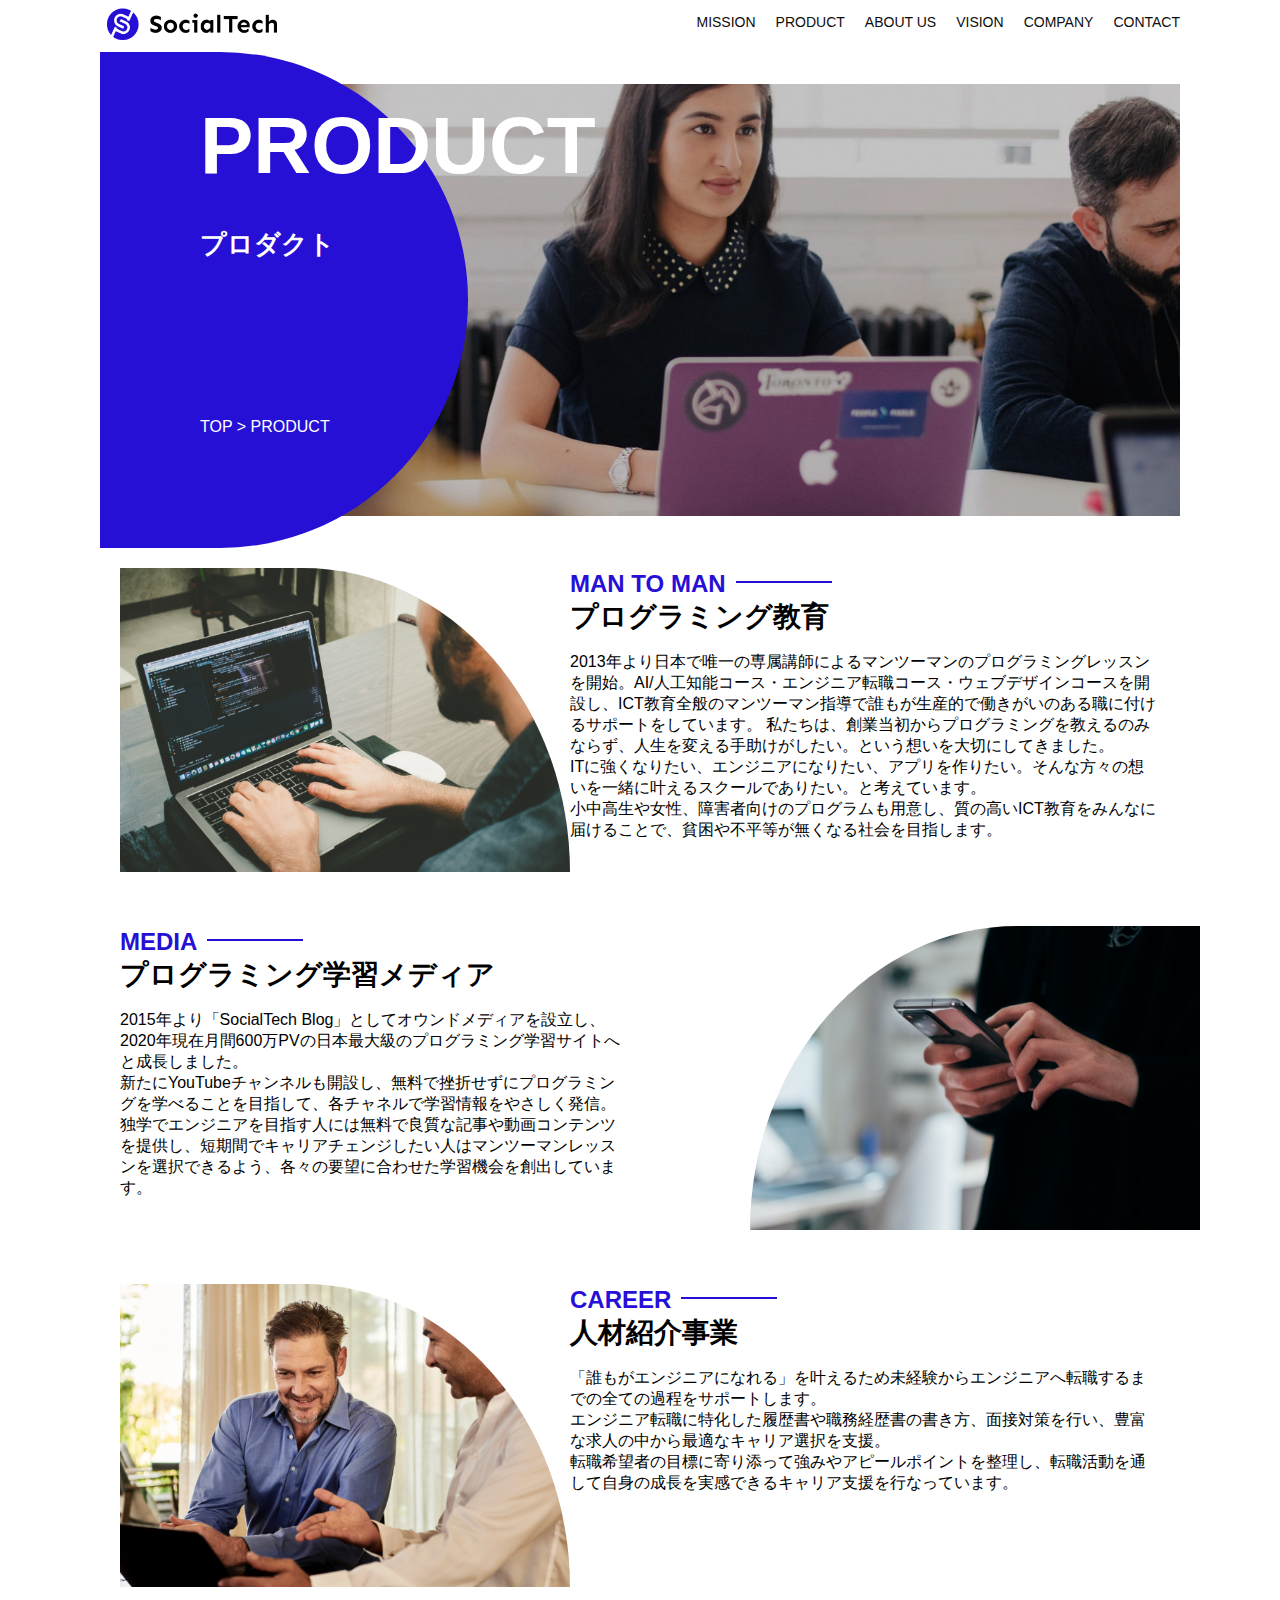
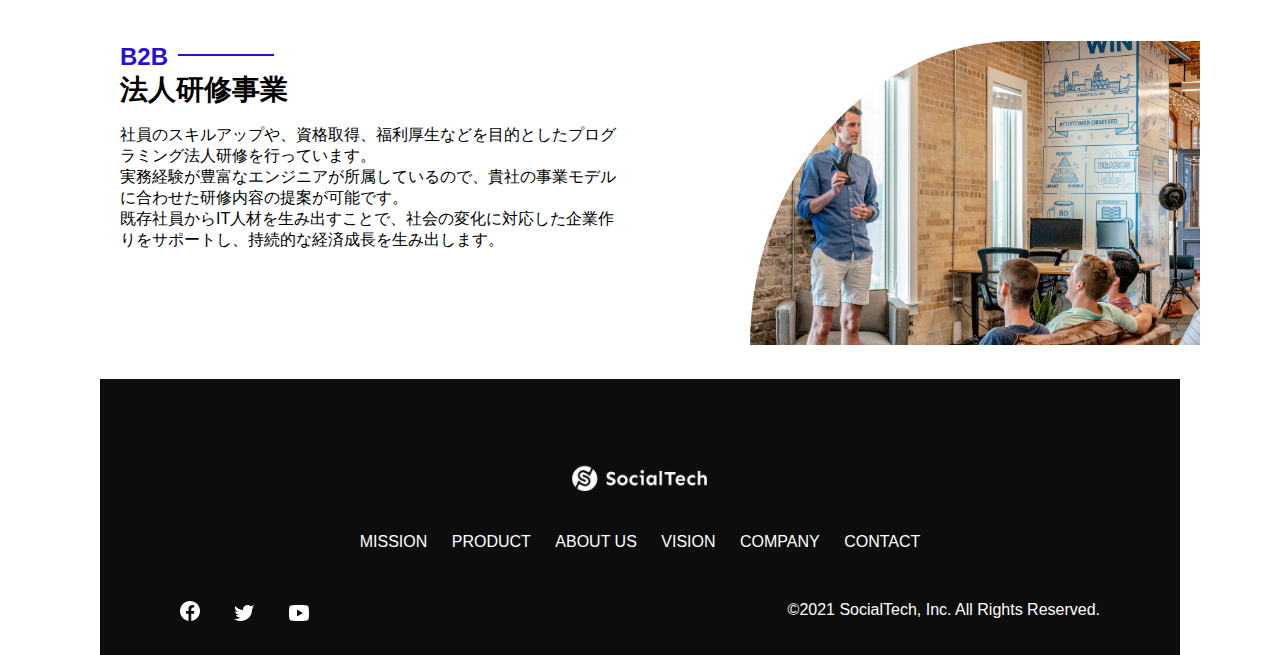
<file: kadai_tutorial_output/product.html>
<!DOCTYPE html>
<html>
  <head>
    <title>SocialTech -PRODUCT プロダクト-</title>
    <meta charset="utf-8">
    <meta name="description" content="SocialTechの4つのプロダクトを紹介します">
    <meta name="viewport" content="width=device-width, initial-scale=1.0">
    <link rel="stylesheet" href="style.css">
  </head>

  <body>
    <!-- ヘッダー -->
    <header>
      <!-- ロゴ -->
      <a href="index.html" id="logo">
        <img src="images/logo.png" alt="トップページに戻る">
      </a>

      <!-- PC用ナビゲーション -->
      <nav id="nav-pc">
        <ul>
          <li><a href="mission.html">MISSION</a></li>
          <li><a href="product.html">PRODUCT</a></li>
          <li><a href="index.html#aboutus">ABOUT US</a></li>
          <li><a href="index.html#vision">VISION</a></li>
          <li><a href="index.html#company">COMPANY</a></li>
          <li><a href="index.html#contact">CONTACT</a></li>
        </ul>
      </nav>

      <!-- スマホ用メニューボタン -->
      <button id="menu-sp" onclick="document.getElementById('nav-sp').style.display = 'block'">
        <img src="images/button-menu.png" alt="ナビゲーションを開く">
      </button>

      <!-- スマホ用ナビゲーション -->
      <div id="nav-sp">
        <button id="close" onclick="document.getElementById('nav-sp').style.display = 'none'">
          <img src="images/button-close.png" alt="ナビゲーションを閉じる">
        </button>

        <nav>
          <ul>
            <li>
              <a id="logo-sp" href="index.html" onclick="document.getElementById('nav-sp').style.display = 'none'"><img src="images/logo-sp.png" alt="トップページに戻る"></a>
            </li>
            <li><a class="menu" href="mission.html" onclick="document.getElementById('nav-sp').style.display = 'none'">MISSION</a></li>
            <li><a class="menu" href="product.html" onclick="document.getElementById('nav-sp').style.display = 'none'">PRODUCT</a></li>
            <li><a class="menu" href="index.html#aboutus" onclick="document.getElementById('nav-sp').style.display = 'none'">ABOUT US</a></li>
            <li><a class="menu" href="index.html#vision" onclick="document.getElementById('nav-sp').style.display = 'none'">VISION</a></li>
            <li><a class="menu" href="index.html#company" onclick="document.getElementById('nav-sp').style.display = 'none'">COMPANY</a></li>
            <li><a class="menu" href="index.html#contact" onclick="document.getElementById('nav-sp').style.display = 'none'">CONTACT</a></li>
          </ul>
        </nav>
        <div id="sns">
          <a href="https://www.facebook.com/sejuku2013">
            <img src="images/button-facebook.png" alt="Facebookのリンク">
          </a>
          <a href="https://twitter.com/samuraijuku">
            <img src="images/button-twitter.png" alt="Twitterのリンク">
          </a>
          <a href="https://www.youtube.com/channel/UCCFOQO5aDK0xXam4cUQXT8g">
            <img src="images/button-youtube.png" alt="YouTubeのリンク">
          </a>
        </div>
      </div>
    </header>

    <main>
      <article>
        <section id="product-main">
           <div class="product-main-inner">
             <div id="product-title">
               <h1>PRODUCT<br><span>プロダクト</span></h1>
               <p>TOP > PRODUCT</p>
             </div>
           </div>
         </section>

         <section class="product-section product-section-left">
           <div class="product-section-img">
             <img src="images/product/product-mantoman.png" alt="PCでコードを書く男性">
           </div>
           <div class="product-read">
             <h2 class="product-h2">MAN TO MAN</h2>
             <h3 class="product-h3">プログラミング教育</h3>
             <p>
               2013年より日本で唯一の専属講師によるマンツーマンのプログラミングレッスンを開始。AI/人工知能コース・エンジニア転職コース・ウェブデザインコースを開設し、ICT教育全般のマンツーマン指導で誰もが生産的で働きがいのある職に付けるサポートをしています。 私たちは、創業当初からプログラミングを教えるのみならず、人生を変える手助けがしたい。という想いを大切にしてきました。<br>ITに強くなりたい、エンジニアになりたい、アプリを作りたい。そんな方々の想いを一緒に叶えるスクールでありたい。と考えています。<br>小中高生や女性、障害者向けのプログラムも用意し、質の高いICT教育をみんなに届けることで、貧困や不平等が無くなる社会を目指します。
             </p>
           </div>
         </section>
 
         <section class="product-section product-section-right">
           <div class="product-read">
             <h2 class="product-h2">MEDIA</h2>
             <h3 class="product-h3">プログラミング学習メディア</h3>
             <p>2015年より「SocialTech Blog」としてオウンドメディアを設立し、2020年現在月間600万PVの日本最大級のプログラミング学習サイトへと成長しました。<br>新たにYouTubeチャンネルも開設し、無料で挫折せずにプログラミングを学べることを目指して、各チャネルで学習情報をやさしく発信。<br>独学でエンジニアを目指す人には無料で良質な記事や動画コンテンツを提供し、短期間でキャリアチェンジしたい人はマンツーマンレッスンを選択できるよう、各々の要望に合わせた学習機会を創出しています。</p>
           </div>
           <div class="product-section-img">
             <img src="images/product/product-media.png" alt="スマートフォンを操作する人">
           </div>
         </section>
 
         <section class="product-section product-section-left">
           <div class="product-section-img">
             <img src="images/product/product-career.png" alt="笑顔で話し合う2人の男性">
           </div>
           <div class="product-read">
             <h2 class="product-h2">CAREER</h2>
             <h3 class="product-h3">人材紹介事業</h3>
             <p>「誰もがエンジニアになれる」を叶えるため未経験からエンジニアへ転職するまでの全ての過程をサポートします。<br>エンジニア転職に特化した履歴書や職務経歴書の書き方、面接対策を行い、豊富な求人の中から最適なキャリア選択を支援。<br>転職希望者の目標に寄り添って強みやアピールポイントを整理し、転職活動を通して自身の成長を実感できるキャリア支援を行なっています。<br></p>
           </div>
         </section>
 
         <section class="product-section product-section-right">
           <div class="product-read">
             <h2 class="product-h2">B2B</h2>
             <h3 class="product-h3">法人研修事業</h3>
             <p>社員のスキルアップや、資格取得、福利厚生などを目的としたプログラミング法人研修を行っています。<br>実務経験が豊富なエンジニアが所属しているので、貴社の事業モデルに合わせた研修内容の提案が可能です。<br>既存社員からIT人材を生み出すことで、社会の変化に対応した企業作りをサポートし、持続的な経済成長を生み出します。</p>
           </div>
           <div class="product-section-img">
             <img src="images/product/product-b2b.png" alt="講演中の男性とそれを聴く人々">
           </div>
         </section>
         
      </article>
    </main>

    <footer>
      <div id="footer-logo">
        <img src="images/logo-sp.png" alt="SocialTech">
      </div>
      <div id="footer-link">
        <a href="mission.html">MISSION</a>
        <a href="product.html">PRODUCT</a>
        <a href="index.html#aboutus">ABOUT US</a>
        <a href="index.html#vision">VISION</a>
        <a href="index.html#company">COMPANY</a>
        <a href="index.html#contact">CONTACT</a>
      </div>
      <div id="sns-footer">
        <div class="sns-btns">
          <a href="https://www.facebook.com/sejuku2013"><img src="images/button-facebook.png" alt="Facebookのリンク"></a>
          <a href="https://twitter.com/samuraijuku"><img src="images/button-twitter.png" alt="Twitterのリンク"></a>
          <a href="https://www.youtube.com/channel/UCCFOQO5aDK0xXam4cUQXT8g"><img src="images/button-youtube.png" alt="YouTubeのリンク"></a>
        </div>
        <p id="copyright">&copy;2021 SocialTech, Inc. All Rights Reserved.</p>
      </div>
    </footer>
    
  </body>
</html>
</file>
<file: html-css-kadai_013/style.css>
/* PC、スマホ共通スタイル */
body {
  font-family: "Source Sans Pro", "Hiragino Kaku Gothic ProN", Meiryo, Arial,
    sans-serif;
}

p {
  font-size: 15px;
}

#main-visual>img {
  width: 100%;
}

/*================
PC用のスタイル 
=================*/
@media screen and (min-width: 768px) {
  /* 横幅設定 */
  body {
    max-width: 1080px;
    min-width: 960px;
    margin: 0 auto 0 auto;
  }

  /* ヘッダー */
  header {
    display: flex;
    justify-content: space-between;
  }

  /* ナビゲーションのレイアウト */
  #nav-pc {
    text-align: right;
    font-size: 14px;
    padding-top: 15px;
  }

  /* ナビゲーションのリンクの装飾設定 */
  #nav-pc>a {
    text-decoration: none;
    margin-left: 20px;
  }

  #nav-pc>a:link {
    color: #0d0d0d;
  }

  #nav-pc>a:visited {
    color: #0d0d0d;
  }

  #nav-pc>a:hover {
    color: #0d0d0d;
    text-decoration: underline;
  }

  #nav-pc>a:active {
    color: #0d0d0d;
  }

  #menu-sp {
    display: none;
  }

  #nav-sp {
    display: none;
  }
}

 /*====================
  スマートフォン用のスタイル
 =====================*/
@media screen and (max-width: 767px) {
  body {
    min-width: 375px;
    margin: 0;
}

/* PC用ナビゲーション非表示 */
  #nav-pc {
    display: none;
}

 /* ハンバーガーメニュー */
  #menu-sp {
    position: absolute;
    right: 0;
    top: 0;
    padding: 0;
}

/* スマホ用ナビゲーション*/
#nav-sp{
    background-color: #ce933e;
    position: absolute;
    left: 0;
    top: 0;
    height: 100%;
    width: 100%;
    display: none;
    z-index: 100;
}

/* ×ボタン */
#nav-sp ul{
    padding-left: 0;
}

#nav-sp li{
    list-style: none;
}

#close{
    position: absolute;
    top: 20px;
    right: 20px;
}

/* ナビゲーションメニュー用ロゴ */
#logo-sp{
    margin: (80px 0px 30px 20px);
}

/* ナビゲーションのリンクの装飾設定 */
#nav-sp a{
    display: block;
}

#nav-sp a:link{
    color: #ffffff;
}

#nav-sp a:visited{
    color: #ffffff;
}

#nav-sp a:hover{
    color: #ffffff;
    text-decoration: underline;
}

#nav-sp a:active{
    color: #ffffff;
}

#nav-sp .menu{
    text-decoration: none;
    display: block;
    margin-left: 20px;
    margin-right: 20px;
    height: 44px;
    font-size: 16px;
    background-image: url("images/arrow.png");
    background-repeat: no-repeat;
    background-position: right top;
}
}
</file>
<file: kadai_013/style.css>
/* PC、スマホ共通スタイル */
body {
  font-family: "Source Sans Pro", "Hiragino Kaku Gothic ProN", Meiryo, Arial,
    sans-serif;
}

p {
  font-size: 15px;
}

#main-visual>img {
  width: 100%;
}

/*================
PC用のスタイル 
=================*/
@media screen and (min-width: 768px) {
  /* 横幅設定 */
  body {
    max-width: 1080px;
    min-width: 960px;
    margin: 0 auto 0 auto;
  }

  /* ヘッダー */
  header {
    display: flex;
    justify-content: space-between;
  }

  /* ナビゲーションのレイアウト */
  #nav-pc {
    text-align: right;
    font-size: 14px;
    padding-top: 15px;
  }

  /* ナビゲーションのリンクの装飾設定 */
  #nav-pc>a {
    text-decoration: none;
    margin-left: 20px;
  }

  #nav-pc>a:link {
    color: #0d0d0d;
  }

  #nav-pc>a:visited {
    color: #0d0d0d;
  }

  #nav-pc>a:hover {
    color: #0d0d0d;
    text-decoration: underline;
  }

  #nav-pc>a:active {
    color: #0d0d0d;
  }

  #menu-sp {
    display: none;
  }

  #nav-sp {
    display: none;
  }
}

 /*====================
  スマートフォン用のスタイル
 =====================*/
@media screen and (max-width: 767px) {
  body {
    min-width: 375px;
    margin: 0;
}

/* PC用ナビゲーション非表示 */
  #nav-pc {
    display: none;
}

 /* ハンバーガーメニュー */
  #menu-sp {
    position: absolute;
    right: 0;
    top: 0;
    padding: 0;
}

/* スマホ用ナビゲーション*/
#nav-sp{
    background-color: #ce933e;
    position: absolute;
    left: 0;
    top: 0;
    height: 100%;
    width: 100%;
    display: none;
    z-index: 100;
}

/* ×ボタン */
#nav-sp ul{
    padding-left: 0;
}

#nav-sp li{
    list-style: none;
}

#close{
    position: absolute;
    top: 20px;
    right: 20px;
}

/* ナビゲーションメニュー用ロゴ */
#logo-sp{
    margin: 80px 0px 30px 20px;
}

/* ナビゲーションのリンクの装飾設定 */
#nav-sp a{
    display: block;
}

#nav-sp a:link{
    color: #ffffff;
}

#nav-sp a:visited{
    color: #ffffff;
}

#nav-sp a:hover{
    color: #ffffff;
    text-decoration: underline;
}

#nav-sp a:active{
    color: #ffffff;
}

#nav-sp .menu{
    text-decoration: none;
    display: block;
    margin-left: 20px;
    margin-right: 20px;
    height: 44px;
    font-size: 16px;
    background-image: url("images/arrow.png");
    background-repeat: no-repeat;
    background-position: right top;
}
}
</file>
<file: kadai_tutorial_output/style.css>
/* PC、スマホ共通スタイル */
body {
   max-width: 1080px;
   margin: 0 auto 0 auto;
    font-family: "Source Sans Pro", "Hiragino Kaku Gothic ProN", Meiryo, Arial, sans-serif;
 }
 
 /* ヘッダー */
header {
display: flex;
justify-content: space-between;
} 

 /* ナビゲーションのレイアウト */
 #nav-pc {
   font-size: 14px;
 }
 
 #nav-pc ul {
   display: flex;
   padding-left: 0;
 }
 
 #nav-pc li {
   list-style: none;
 }

 /* ナビゲーションのリンクの装飾設定 */
 #nav-pc a {
   text-decoration: none;
   margin-left: 20px;
   color: #0d0d0d;
 }

 #nav-pc a:hover {
   text-decoration: underline;
 }

   /* スマホ用ナビを非表示 */
  #nav-sp,
  #menu-sp {
    display: none;
  }

 /* メインビジュアル*/
 #main-visual {
   position: relative;
   height: 400px;
 }

 #main-message {
   position: absolute;
   top: 0;
   left: 0;
   background-color: #2710d5;
   color: #ffffff;
   border-radius: 0 0 476px 0;
   max-width: 620px;
   height: 100%;
   width: 100%;
   z-index: 11;
 }

  #main-message > h1 {
   font-size: 60px;
   margin: 100px 0 0 50px;
 }

 #main-message > p { 
   font-size: 28px;
   margin: 0 0 0 50px;
 }

 #main-visual > img {
   max-width: 620px;
   border-radius: 476px 0 0 0;
   position: absolute;
   top: 0;
   right: 0;
   z-index: 10;
 }

 /* 見出し */
 h2 {
   margin: 40px 0 0 0;
 }
 
 h2::after {
   content: url("images/line.png");
   margin-left: 10px;
 }
 
 h3 {
   font-size: 27px;
 }

  /* ミッション */
 #mission {
   margin: 80px auto 80px auto;
 }
 
 #mission-flex {
   display: flex;
 }

  #mission-flex > div {
   width: 50%;
   margin: 20px;
 }
 
 #mission-photo {
   width: 100%;
 }
 
 #s2dgs {
   margin-top: 50px;
   width: 100%;
 }

 /* プロダクト */
 #product {
   background-color: #fafafa;
   margin: 80px 0 80px 0;
   padding: 10px 40px 0px 40px;
 }
 
 /* 外枠 */
 #product .product-flex {
   margin-top: 40px;
   display: flex;
 }
 
 /* 左のカラム */
 #product-left {
   width: 50%;
   margin-right: 20px;
 }
 
 /* 右のカラム */
 #product-right {
   width: 50%;
   margin-left: 20px;
   margin-top: 80px;
 }
 
 /* 画像＋説明の枠 */
 #product-left > div {
   position: relative;
   height: 480px;
   margin-right: 20px;
 }

 #product-right > div {
   position: relative;
   height: 480px;
   margin-left: 20px;
 }

 /* 画像 */
 .product-photo {
   width: 100%;
 }

  /* 説明文の枠 */
 .product-explain {
   background-color: #ffffff;
   position: absolute;
   left: 0;
   bottom: 50px;
   margin: 0 40px 0 40px;
   padding: 20px;
   box-shadow: 5px 5px 10px rgba(0, 0, 0, 0.05);
 }
 
 /* 説明文の英語 */
 .product-explain > span {
   color: #2710d5;
   font-weight: bold;
   font-size: 16px;
   margin: 0;
 }
 
 /* 説明文の見出し */
 .product-explain > h3 {
   margin: 5px 0 5px 0;
 }
 
 /* 説明文 */
 .product-explain > p {
   font-size: 14px;
   margin: 0;
 }
 
 /* もっと見るボタン */
 #product-more {
   text-align: center;
 }
 
 #product-more a {
   position: relative;
   bottom: -42px;
 }

  /* ABOUT US */
 #aboutus {
   margin: 80px auto 80px auto;
 }
 
 /* 3つの組織文化と画像を入れる枠 */
 #aboutus > div {
   display: flex;
 }

  /* 画像 */
 .culture-img {
   width: 50%;
   align-self: flex-start;
 }
 
 .culture-img2 {
   margin-top: 50px;
   width: 100%;
 }

  /* 3つの組織文化の表 */
 .culture-table {
   margin-right: 50px;
 }

  /* 番号 */
 .culture-num {
   font-size: 80px;
   color: #2710d5;
   padding: 0 20px 0 0;
 }

 /* 見出し */
 .culture-table th {
   text-align: left;
   font-size: 28px;
   font-weight: bold;
 }

 /* 組織文化英語 */
 .culture-en {
   color: #2710d5;
   font-size: 24px;
 }

 /* 説明文 */
 .culture-description {
   margin: 0;
 } 
 
  /* ビジョン */
 #vision {
   margin: 80px auto 80px auto;
 }
 
 /* セクション内の外枠*/
 #vision > div {
   display: flex;
   justify-content: space-between;
   flex-wrap: wrap;
 }
 
 /*7つの行動指針の枠*/
 .vision-box {
   width: 300px;
   height: 300px;
   margin-bottom: 30px;
   position: relative;
 }

  .vision-box > img {
   width: 100%;
   position: relative;
   z-index: 30;
 }
 
 .vision-box > div {
   position: absolute;
   top: 0;
   left: 0;
   z-index: 31;
   margin-right: 20px;
 }
 
 .vision-box > div > h4 {
   color: #2710d5;
   font-size: 19px;
   margin: 80px 0 0 0;
 }
 
 .vision-box > div > h4::first-letter {
   font-size: 40px;
 }
 
 .vision-box > div > h5 {
   font-size: 20px;
   margin: 0 0 0 0;
 }
 
 .vision-box > div > p {
   margin: 10px 0 0 0;
 }

 /* 会社概要 */
 #company {
   margin: 80px auto 80px auto;
 }

  #company-table {
   width: 100%;
 }
 
 .tableheader {
   text-align: left;
   padding: 20px;
   border-bottom-color: #2710d5;
   border-bottom-width: 1px;
   border-bottom-style: solid;
   width: 100px;
 }
 
 .tableheader-first {
   border-top-color: #2710d5;
   border-top-width: 1px;
   border-top-style: solid;
 }
 
 .cell {
   padding: 30px;
   border-bottom-color: #ececec;
   border-bottom-width: 1px;
   border-bottom-style: solid;
 }
 
 .cell-first {
   border-top-color: #ececec;
   border-top-width: 1px;
   border-top-style: solid;
 }

  #company > iframe {
   width: 100%;
   height: 368px;
   margin-top: 40px;
 }

  /* お問い合わせ */
 #contact {
   margin: 80px auto 80px auto;
 }
 
 /* 外枠 */
 #contact > form > div {
   display: flex;
   flex-direction: row;
   flex-wrap: wrap;
   padding-bottom: 30px;
 }

  /* 左列の見出し */
 .contact-heading {
   width: 240px;
   align-self: center;
 }

 /* 見出しのラベル */
 .contact-label {
   font-weight: bold;
 }

 /* 必須 */
 .contact-span {
   color: #ce2222;
   margin: 0 0 0 20px;
   font-weight: bold;
 }

 /* テキストボックス */
 .contact-textbox {
   border-top: 0px;
   border-left: 0px;
   border-right: 0px;
   border-bottom-width: 1px;
   border-bottom-color: #707070;
   border-style: solid;
   background-color: #fafafa;
   width: 400px;
   height: 56px;
 }
 
 /* お問い合わせ内容のテキストエリア */
 .contact-textarea {
   border-top: 0px;
   border-left: 0px;
   border-right: 0px;
   border-bottom-width: 1px;
   border-bottom-color: #707070;
   background-color: #fafafa;
   width: 400px;
   height: 200px;
}

 /* 個人情報の取り扱い */
 #contact dt {
   font-weight: bold;
 }
 
 #contact dd {
   margin: 0 0 16px 0;
 }
 
 #contact dd p {
   margin: 0;
 }
 
 #contact dd ul {
   padding-left: 0;
 }
 
 #contact dd li {
   margin-bottom: 0;
   list-style: none;
 }

  /* フッター */
 footer {
   background-color: #0d0d0d;
   text-align: center;
   padding: 80px 80px 30px 80px;
 }
 
 #footer-logo {
   margin-bottom: 30px;
 }

 #footer-link {
   margin-bottom: 50px;
 }
 
 #footer-link > a {
   text-decoration: none;
   margin: 10px;
   color: #ffffff;
 }
 
 #footer-link > a:hover {
   text-decoration: underline;
 }

 #sns-footer {
   display: flex;
   justify-content: space-between;
   text-align: left;
 }
 
 #sns-footer a {
   margin-right: 30px;
 }
 
 #copyright {
   color: #ffffff;
   margin: 0;
 }

 /* mission.html用スタイル */
 /* ミッションのメインビジュアル */
 .mission-main-inner {
   background-image: url("images/mission/mission-main.png");
   background-repeat: no-repeat;
   background-position-y: center;
 }
 
 #mission-title {
   background-color: #2710d5;
   width: 368px;
   color: #ffffff;
   height: 496px;
   border-radius: 0 248px 248px 0;
   position: relative;
 }
 
 #mission-title h1 {
   position: absolute;
   top: 0;
   left: 100px;
   font-size: 80px;
   line-height: 1;
 }
 
 #mission-title h1 span {
   font-size: 26px;
 }
 
 #mission-title > p {
   position: absolute;
   top: 350px;
   left: 100px;
   font-size: 16px;
 }

  /* ミッションページ　S2DGSの設定 */
 #mission-s2dgs {
   padding: 20px;
 }
 
 .mission-h2 {
   color: #2710d5;
   font-size: 40px;
 }
 
 .mission-h2::after {
   content: none;
 }

  /* ミッションページ　5つのゴールの設定 */
 #mission-five-goals {
   padding: 20px;
   display: flex;
 }
 
 #mission-five-goals .five-goals-image {
   width: 30%;
   padding: 20px;
 }
 
 #mission-five-goals .five-goals-image img {
   width: 100%;
 }
 
 #mission-five-goals .five-goals-read {
   width: 70%;
   padding: 20px;
 }
 
 #mission-five-goals .five-goals-read > div {
   margin-bottom: 40px;
 }
 
 .fivegoals-image-right {
   float: right;
   margin: 20px;
 }
 
 .fivegoals-image-left {
   float: left;
   margin: 20px;
 }
 
 .fivegoals-number {
   color: #2710d5;
   font-size: 48px;
   font-weight: bold;
   margin: 0;
 }
 
 .fivegoals-h3 {
   font-size: 28px;
   margin: 0;
 }
 
 .fivegoals-p {
   margin: 0;
 }

  /* プロダクトページ */
 .product-main-inner {
   background-image: url("images/product/product-main.png");
   background-repeat: no-repeat;
   background-position-y: center;
 }
 
 #product-title {
   background-color: #2710d5;
   width: 368px;
   color: #ffffff;
   height: 496px;
   border-radius: 0 248px 248px 0;
   position: relative;
 }
 
 #product-title h1 {
   position: absolute;
   top: 0;
   left: 100px;
   font-size: 80px;
   line-height: 1;
 }
 
 #product-title h1 span {
   font-size: 26px;
 }
 
 #product-title > p {
   position: absolute;
   top: 350px;
   left: 100px;
   font-size: 16px;
 }

  /* セクション */
 .product-section {
   display: flex;
   padding: 20px 20px 0;
 }
 
 .product-section .product-section-img {
   width: 450px;
 }
 
 /* 左が画像のセクション*/
 .product-section-left .product-section-img img {
   width: 100%;
   padding: 0 40px 30px 0;
   border-radius: 0 432px 0 0;
 }
 
 .product-section-left .product-read {
   width: 50%;
   flex-grow: 1;
 }
 
 .product-section-left .product-read p {
   margin-bottom: 0;
 }
 
 /* 右が画像のセクション*/
 .product-section-right {
   justify-content: space-between;
 }
 
 .product-section-right .product-section-img img {
   width: 100%;
   padding: 0 0 30px 40px;
   border-radius: 432px 0 0 0;
 }
 
 .product-section-right .product-read {
   width: 500px;
 }
 
 .product-h2 {
   color: #2710d5;
   font-size: 24px;
   margin: 0;
 }
 
 .product-h3 {
   font-size: 28px;
   margin: 0;
 }


 /*====================
  スマートフォン用のスタイル
 =====================*/
 @media screen and (max-width: 767px) {
   /* PC用ナビゲーション非表示 */
   #nav-pc {
     display: none;
   }
 
   /* ハンバーガーメニュー */
   #menu-sp {
     display: block;
     background-color: transparent;
     float: right;
     padding: 0;
     border: none;
   }
 
   /* スマホ用ナビゲーションの表示切替*/
   /* 初期状態、レイアウトと非表示設定 */
   #nav-sp {
     background-color: #2710d5;
     position: fixed;
     left: 0;
     top: 0;
     height: 100%;
     width: 100%;
     display: none;
     z-index: 100;
   }
   /* ×ボタン */
   #close {
     position: absolute;
     top: 20px;
     right: 20px;
     background-color: transparent;
     border: none;
   }
 
   #nav-sp nav ul {
     padding-left: 0;
   }
 
   #nav-sp nav li {
     list-style: none;
   }
 
   /* ナビゲーションメニュー用ロゴ */
   #logo-sp {
     margin: 80px 0 30px 20px;
   } 
   /* ナビゲーションのリンクの装飾設定 */
  #nav-sp nav a {
    display: block;
    color: #ffffff;
  }
 
  #nav-sp nav a:hover {
     text-decoration: underline;
   }
 
   #nav-sp .menu {
     text-decoration: none;
     margin: 0 20px 0 20px;
     height: 44px;
     font-size: 16px;
     background-image: url("images/arrow.png");
     background-repeat: no-repeat;
     background-position: right top;
   }

   #sns {
    position: absolute;
    bottom: 20px;
    left: 20px;
  }

  #sns > a {
    margin-right: 30px;
  }

   /* メインビジュアル */
   #main-visual {
     position: relative;
     height: 470px;
   }
 
   #main-visual > div {
     text-align: center;
     height: 280px;
   }
 
   #main-visual h1 {
     font-size: 28px;
     margin: 90px 0 0 0;
   }
 
   #main-visual > div > p {
     margin: 0;
     font-size: 15px;
   }
 
   #main-visual > img {
     width: 100%;
     border-radius: 476px 0 0 0;
     top: auto;
     bottom: 0;
   }

    /*見出し*/
   h2 {
     margin: 15px 0 15px 0;
   }
   
   h3 {
     font-size: 24px;
     margin: 10px 0 0 0;
   }

    /* ミッション */
   #mission {
     margin: 20px 0 20px 0;
     padding: 0 20px 0 20px;
   }
 
   #mission-flex {
     flex-direction: column;
   }
 
   #mission-flex > div {
     width: 100%;
     margin: 0;
 }

 /* プロダクト */
    #product {
      margin: 0;
      padding: 10px 20px 0 20px;
    }
  
    /* 外枠 */
    #product .product-flex {
      flex-direction: column;
      margin-top: 0;
    }
  
    /* 左右のカラム　スマホでは縦並び */
    #product-left,
    #product-right {
      width: 100%;
      margin: 0;
    }

     /* 画像＋説明の枠 */
   #product-left > div,
   #product-right > div {
     height: auto;
     margin: 0;
   }
 
   /* 説明文の枠 */
   .product-explain {
     position: relative;
     margin: 0;
   }
 
   .product-explain > h3 {
     margin: 10px 0 10px 0;
     font-size: 24px;
   }
 
  /* もっと見るボタン */
    #product-more {
      text-align: left;
    }

    /* ABOUT US */
   #aboutus {
     margin: 80px 20px 80px 20px;
   }
 
   #aboutus > div {
     flex-direction: column;
  }
 
   .culture-table th {
     font-size: 16px;
   }
 
   .culture-table {
     margin-right: 0;
     padding-right: 20px;
     order: 2;
   }
 
   .culture-img {
     width: 100%;
     order: 1;
   }
 
   .culture-img2 {
     margin-top: 0;
   }
 
   .culture-num {
     padding: 0;
   }
 
   .culture-description {
     margin: 0;
   }

   /* ビジョン */
   #vision {
     margin: 80px 20px 80px 20px;
   }
 
   .vision-box > img {
     position: absolute;
     top: 0;
     left: 0;
   }
 
   .vision-box > div > h4 {
     margin: 60px 0 0 0;
   }

     /*会社概要*/
   #company {
     margin: 0 20px 0 20px;
   }
 
   #company > h3 {
     margin-bottom: 20px;
   }

  .tableheader {
     width: 50px;
   }
 
   .cell {
     padding: 20px;
   }
 
   #company > iframe {
     height: 240px;
   }

   /* お問い合わせ */
   #contact {
     margin: 80px 20px 80px 20px;
   }

   #contact>h3 {
     margin-bottom: 20px;
   }

   #contact>form>div {
     flex-direction: column;
     margin-bottom: 20px;
   }

   .contact-heading {
     align-self: auto;
     margin-bottom: 20px;
   }

   .contact-textbox {
     min-width: 300px;
     width: 100%;
   }

   .contact-textarea {
     height: 150px;
     width: 100%;
   }

   .radiobuttun {
    margin-bottom: 20px;
   }

   /* フッター */
   footer {
    padding: 30px 20px 50px 20px;
    text-align: left;
   }

   #footer-link > a {
    margin: 0 20px 30px 0;
    display: block;
    background-image: url("images/arrow.png");
    background-repeat: no-repeat;
    background-position: right top;
   }

   #footer-link > a:hover {
    text-decoration: underline;
   }

   #sns-footer {
    flex-direction: column;
    justify-content: flex-start;
   }

   #copyright {
    font-size: 12px;
    margin-top: 30px;
   }

    /* mission.html用スタイル */
   /* ミッションのメインビジュアル */
   #mission-main {
     height: 256px;
     margin-top: 4%;
     position: relative;
   }
 
   .mission-main-inner {
     height: 80%;
     background-size: cover;
   }
 
   #mission-title {
     width: 136px;
     height: 256px;
     position: absolute;
     top: -10%;
   }
 
   #mission-title h1 {
     left: 20px;
     font-size: 40px;
   }
 
   #mission-title h1 span {
     font-size: 18px;
   }
 
   #mission-title > p {
     top: 180px;
     left: 20px;
     font-size: 13px;
   }

    /* ミッションページ　S2DGSの設定 */
    .mission-h2 {
      font-size: 38px;
      margin: 0px;
    }
  
    .mission-h2::after {
      content: none;
    }
  
    #mission-s2dgs > img {
      width: 100%;
    }

     /* ミッションページ　5つのゴールの設定 */
   #mission-five-goals {
     flex-direction: column;
   }
 
   #mission-five-goals > div {
     padding: 0;
   }
 
   #mission-five-goals .five-goals-image,
   #mission-five-goals .five-goals-read {
     width: 100%;
     padding: 0;
   }
 
   #mission-five-goals .five-goals-read > div {
     display: flex;
     flex-direction: column;
   }
 
   .fivegoals-image-right,
   .fivegoals-image-left {
     align-self: center;
   }

     /* プロダクトページ */
   #product-main {
     height: 256px;
     margin-top: 4%;
     position: relative;
   }
 
   .product-main-inner {
     height: 80%;
     background-size: cover;
   }
 
   #product-title {
     width: 136px;
     height: 256px;
     position: absolute;
     top: -10%;
   }
   
   #product-title h1 {
     left: 20px;
     font-size: 40px;
   }
 
   #product-title h1 span {
     font-size: 18px;
   }
 
   #product-title > p {
     top: 180px;
     left: 20px;
     font-size: 13px;
   }

     /* セクション */
   .product-section {
     flex-direction: column;
   }
 
   .product-section .product-section-img {
     width: 100%;
   }
   
   .product-section .product-section-img img {
     width: 100%;
     padding: 0;
   }
 
   /* 左が画像のセクション*/
   .product-section-left .product-section-img img {
     border-radius: 0 300px 0 0;
   }
 
   .product-section-left .product-read {
     width: 100%;
     flex-grow: 1;
   }
 
   /* 右が画像のセクション*/
   .product-section-right .product-section-img img {
     order: 1;
     border-radius: 300px 0 0 0;
   }
 
   .product-section-right .product-read {
     order: 2;
     width: 100%;
   }

   }
</file>
